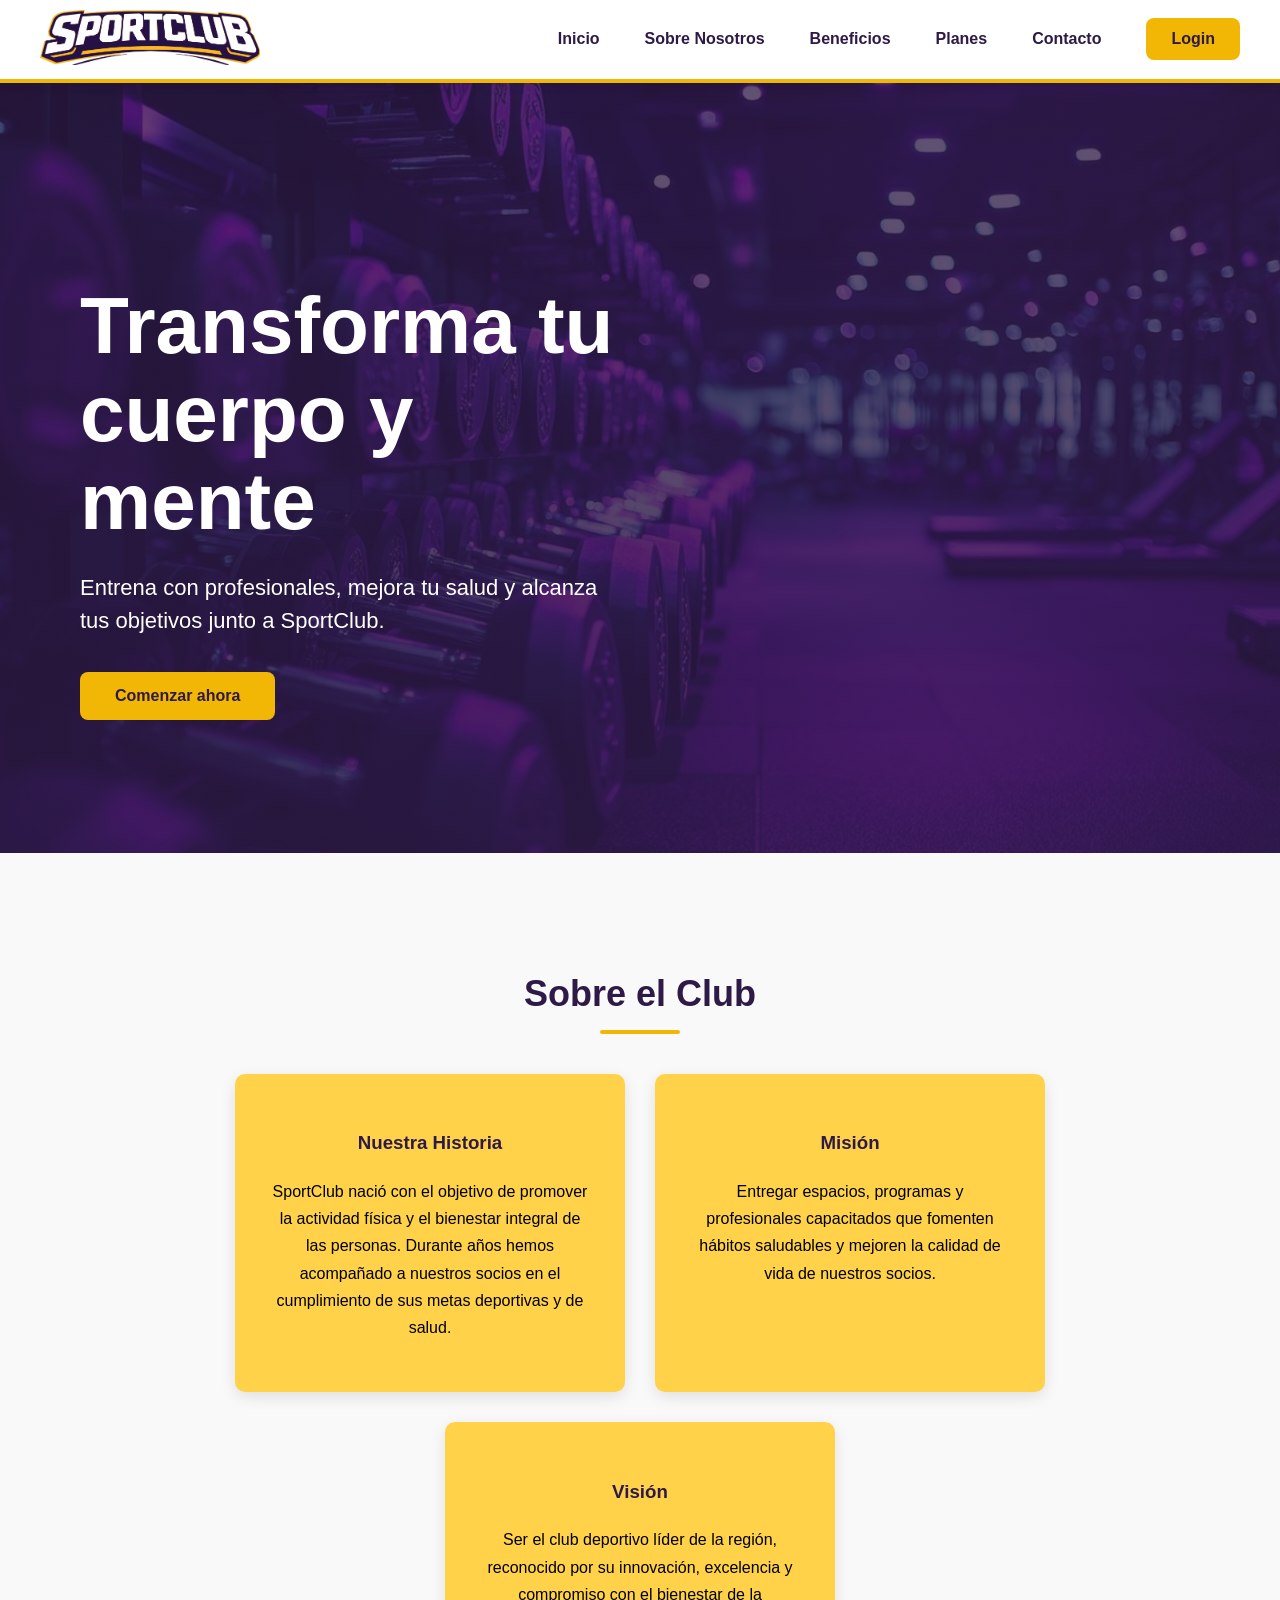
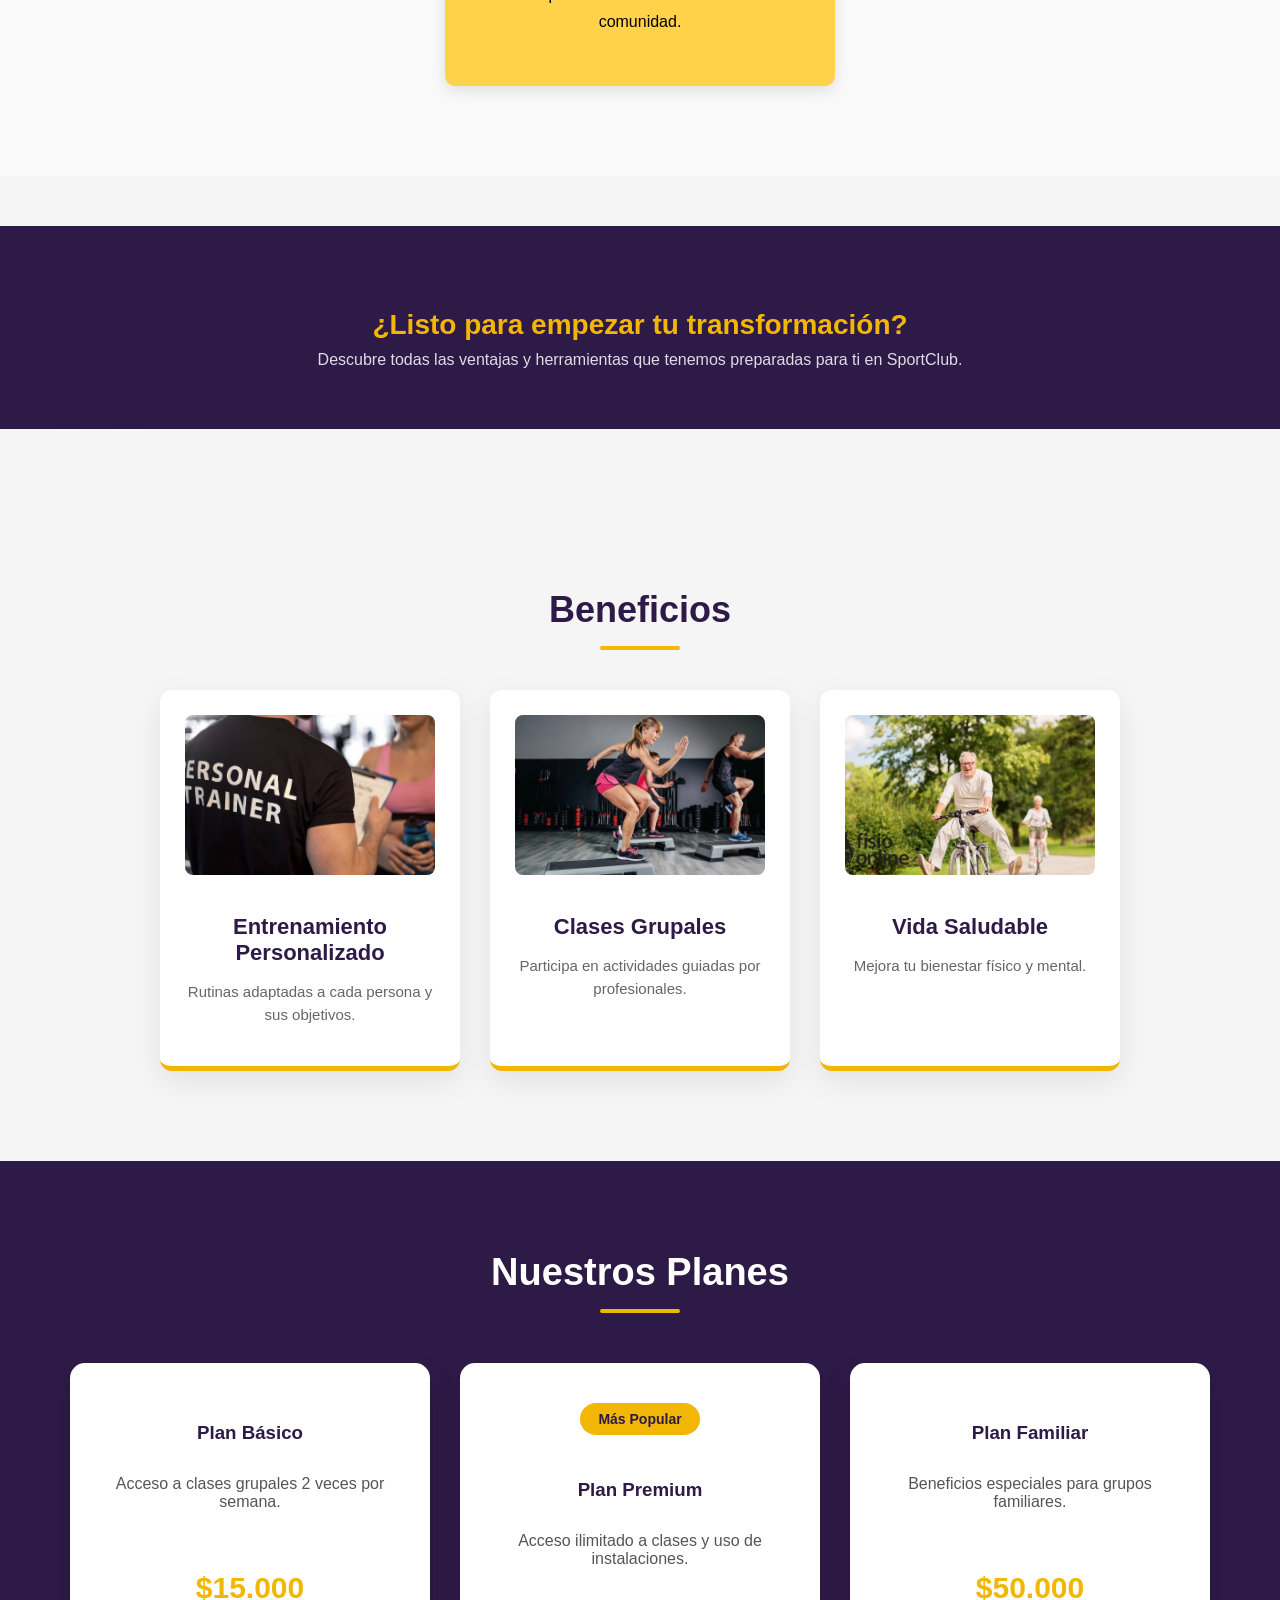
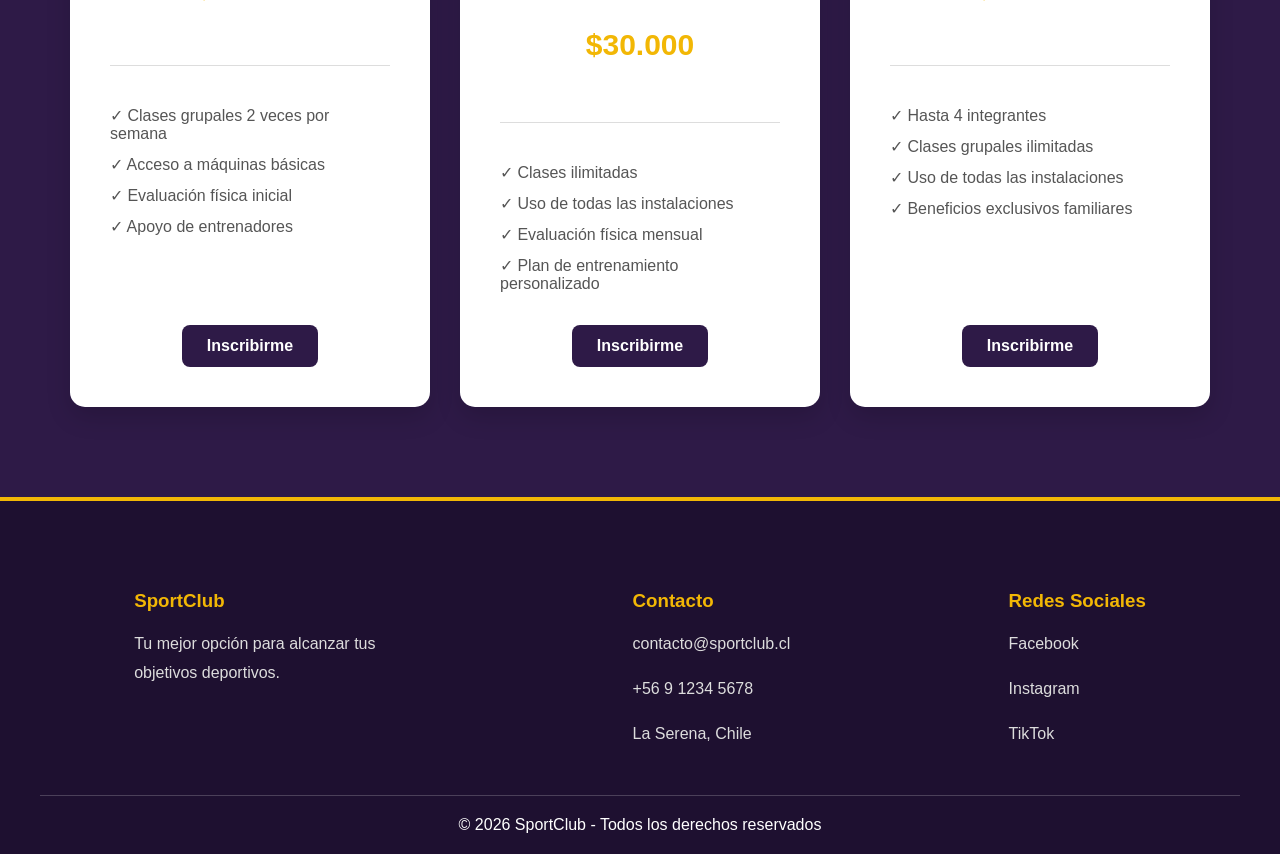
<file: index.html>
<!DOCTYPE html>
<html lang="es">

<head>
    <meta charset="UTF-8">
    <meta name="viewport" content="width=device-width, initial-scale=1.0">
    <title>SportClub</title>
    <link rel="stylesheet" href="./css/style_index.css">
</head>

<body>

    <header class="header">

        <div class="logo">
            <img src="./assets/img/logo.png" alt="Logo SportClub">
        </div>

        <nav class="menu">
            <a href="#inicio">Inicio</a>
            <a href="#club">Sobre Nosotros</a>
            <a href="#beneficios">Beneficios</a>
            <a href="#planes">Planes</a>
            <a href="#contacto">Contacto</a>
            <a href="./pages/login.html" class="btn-login">Login</a>
        </nav>

    </header>

    <section id="inicio" class="hero">

        <div class="hero-texto">
            <h1>Transforma tu cuerpo y mente</h1>
            <p>Entrena con profesionales, mejora tu salud y alcanza tus objetivos junto a SportClub.</p>
            <a href="./pages/registro.html" class="btn-plan">Comenzar ahora</a>
        </div>

    </section>

    <section id="club" class="sobre-club">

        <h2>Sobre el Club</h2>

        <div class="club-contenido">

            <div class="club-box">
                <h3>Nuestra Historia</h3>
                <p>SportClub nació con el objetivo de promover la actividad física y el bienestar integral de las personas. Durante años hemos acompañado a nuestros socios en el cumplimiento de sus metas deportivas y de salud.</p>
            </div>

            <div class="club-box">
                <h3>Misión</h3>
                <p>Entregar espacios, programas y profesionales capacitados que fomenten hábitos saludables y mejoren la calidad de vida de nuestros socios.</p>
            </div>

            <div class="club-box">
                <h3>Visión</h3>
                <p>Ser el club deportivo líder de la región, reconocido por su innovación, excelencia y compromiso con el bienestar de la comunidad.</p>
            </div>

        </div>

    </section>

    <div class="divisor-dinamico">

        <div class="divisor-contenido">
            <h2>¿Listo para empezar tu transformación?</h2>
            <p>Descubre todas las ventajas y herramientas que tenemos preparadas para ti en SportClub.</p>
        </div>
        
    </div>

    <section id="beneficios" class="beneficios">

        <h2>Beneficios</h2>

        <div class="cards">

            <article class="card">
                <img src="./assets/img/entrenamiento_personalizado.jpg" alt="Entrenamiento">
                <h3>Entrenamiento Personalizado</h3>
                <p>Rutinas adaptadas a cada persona y sus objetivos.</p>
            </article>

            <article class="card">
                <img src="./assets/img/clases_grupales.webp" alt="Clases Grupales">
                <h3>Clases Grupales</h3>
                <p>Participa en actividades guiadas por profesionales.</p>
            </article>

            <article class="card">
                <img src="./assets/img/vida_saludable.jpeg" alt="Vida Saludable">
                <h3>Vida Saludable</h3>
                <p>Mejora tu bienestar físico y mental.</p>
            </article>

        </div>

    </section>

    <section id="planes" class="planes">

        <h2>Nuestros Planes</h2>

        <div class="planes-cards">

            <article class="plan">
                <h3>Plan Básico</h3>
                <p>Acceso a clases grupales 2 veces por semana.</p>
                <h4>$15.000</h4>
                <hr>
                <ul class="lista-plan">
                    <li>✓ Clases grupales 2 veces por semana</li>
                    <li>✓ Acceso a máquinas básicas</li>
                    <li>✓ Evaluación física inicial</li>
                    <li>✓ Apoyo de entrenadores</li>
                </ul>
                <a href="./pages/registro.html" class="btn-plan">Inscribirme</a>
            </article>

            <article class="plan premium">
                <span class="popular">Más Popular</span>
                <h3>Plan Premium</h3>
                <p>Acceso ilimitado a clases y uso de instalaciones.</p>
                <h4>$30.000</h4>
                <hr>
                <ul class="lista-plan">
                    <li>✓ Clases ilimitadas</li>
                    <li>✓ Uso de todas las instalaciones</li>
                    <li>✓ Evaluación física mensual</li>
                    <li>✓ Plan de entrenamiento personalizado</li>
                </ul>
                <a href="./pages/registro.html" class="btn-plan">Inscribirme</a>    
            </article>

            <article class="plan">
                <h3>Plan Familiar</h3>
                <p>Beneficios especiales para grupos familiares.</p>
                <h4>$50.000</h4>
                <hr>
                <ul class="lista-plan">
                    <li>✓ Hasta 4 integrantes</li>
                    <li>✓ Clases grupales ilimitadas</li>
                    <li>✓ Uso de todas las instalaciones</li>
                    <li>✓ Beneficios exclusivos familiares</li>
                </ul>
                <a href="./pages/registro.html" class="btn-plan">Inscribirme</a>
            </article>

        </div>

    </section>

    <footer id="contacto" class="footer">

        <div class="footer-contenido">

            <div>
                <h3>SportClub</h3>
                <p>Tu mejor opción para alcanzar tus objetivos deportivos.</p>
            </div>

            <div>
                <h3>Contacto</h3>
                <p>contacto@sportclub.cl</p>
                <p>+56 9 1234 5678</p>
                <p>La Serena, Chile</p>
            </div>

            <div>
                <h3>Redes Sociales</h3>
                <p>Facebook</p>
                <p>Instagram</p>
                <p>TikTok</p>
            </div>

        </div>

        <div class="copyright">
            © 2026 SportClub - Todos los derechos reservados
        </div>

    </footer>

</body>

</html>
</file>
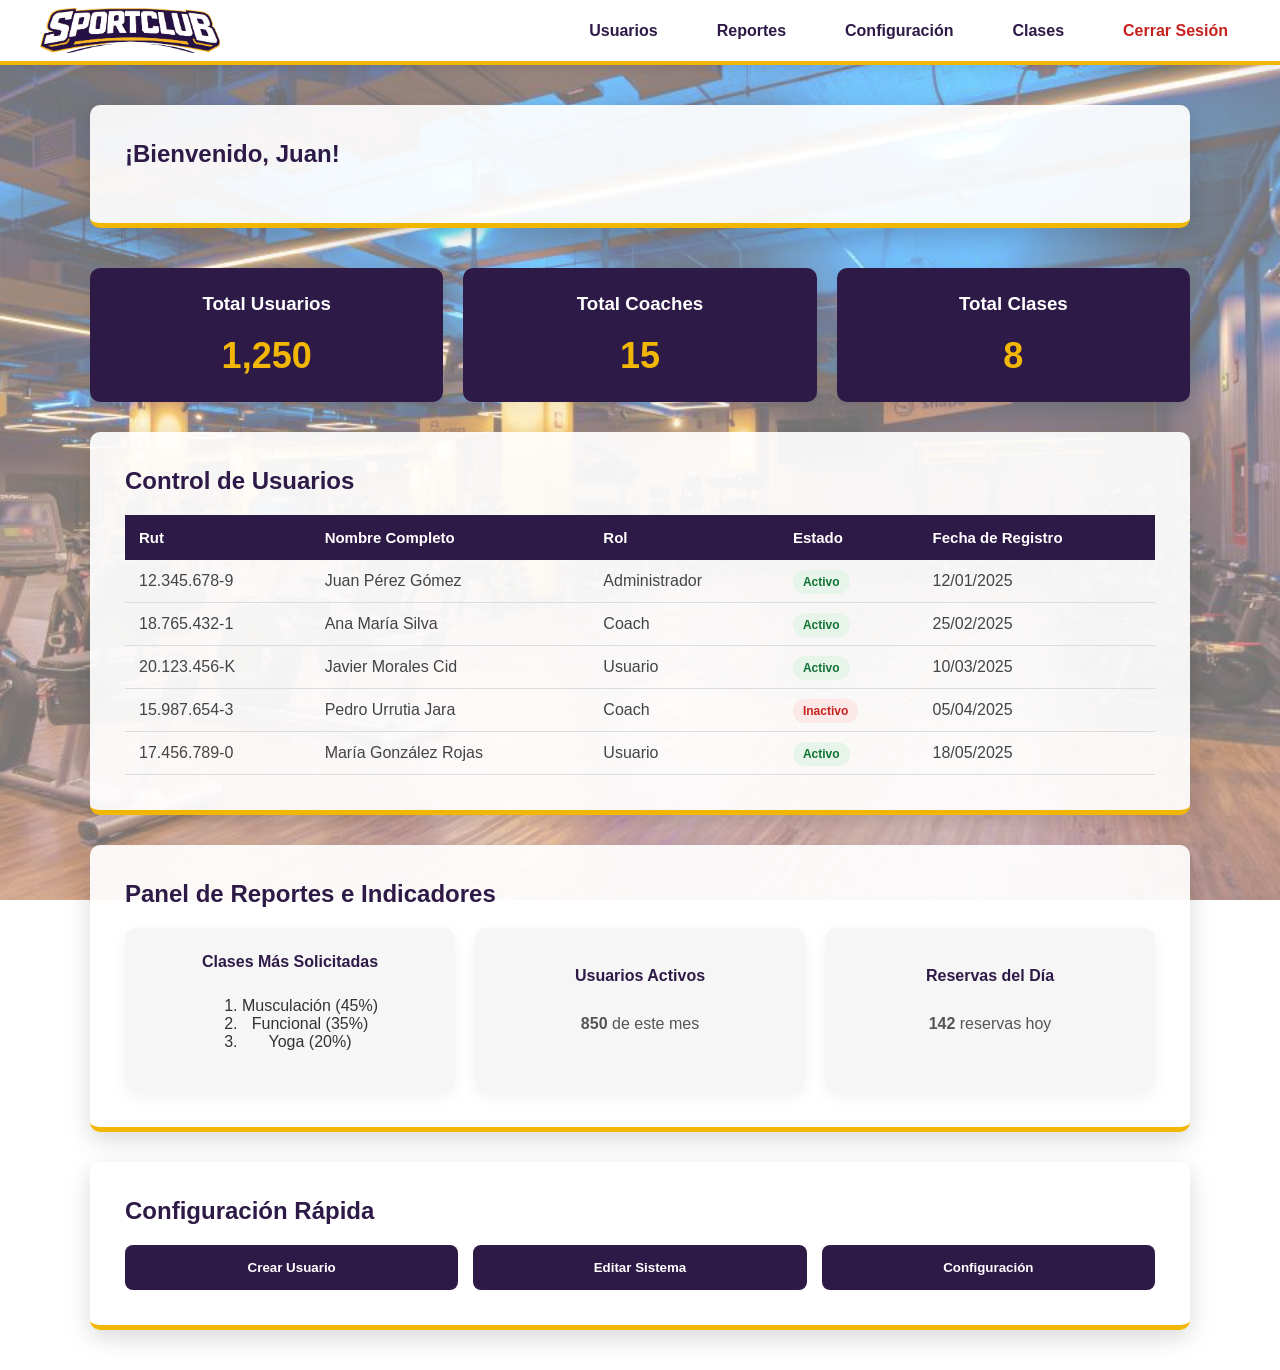
<file: dashboard_admin.html>
<!DOCTYPE html>
<html lang="es">
<head>
    <meta charset="UTF-8">
    <meta name="viewport" content="width=device-width, initial-scale=1.0">
    <title>Dashboard Administrador - Club Deportivo</title>
    <link rel="stylesheet" href="./css/style_dashboard.css">
</head>
<body>

        <header class="dashboard-header">
            <div class="logo">
                <img src="./img/logo.png" alt="Logo SportClub">
            </div>
            <nav class="dashboard-nav">
                <a href="#">Usuarios</a>
                <a href="#">Reportes</a>
                <a href="#">Configuración</a>
                <a href="#">Clases</a>
                <a href="Login.html" style="color: #c5221f;">Cerrar Sesión</a>
            </nav>
        </header>

    <main class="dashboard-contenido">

        <section class="dashboard-card">
            <h2>¡Bienvenido, Juan!</h2>
        </section>

        <section class="clases-grid">
            <div class="clase-card resumen-card">
                <h3>Total Usuarios</h3>
                <p class="numero-destacado">1,250</p>
            </div>
            <div class="clase-card resumen-card">
                <h3>Total Coaches</h3>
                <p class="numero-destacado">15</p>
            </div>
            <div class="clase-card resumen-card">
                <h3>Total Clases</h3>
                <p class="numero-destacado">8</p>
            </div>
        </section>

        <section class="dashboard-card">
            <h2>Control de Usuarios</h2>
            <div class="tabla-contenedor">
                <table class="dashboard-tabla">
                    <thead>
                        <tr>
                            <th>Rut</th>
                            <th>Nombre Completo</th>
                            <th>Rol</th>
                            <th>Estado</th>
                            <th>Fecha de Registro</th>
                        </tr>
                    </thead>
                    <tbody>
                        <tr>
                            <td>12.345.678-9</td>
                            <td>Juan Pérez Gómez</td>
                            <td>Administrador</td>
                            <td><span class="estado activo">Activo</span></td>
                            <td>12/01/2025</td>
                        </tr>
                        <tr>
                            <td>18.765.432-1</td>
                            <td>Ana María Silva</td>
                            <td>Coach</td>
                            <td><span class="estado activo">Activo</span></td>
                            <td>25/02/2025</td>
                        </tr>
                        <tr>
                            <td>20.123.456-K</td>
                            <td>Javier Morales Cid</td>
                            <td>Usuario</td>
                            <td><span class="estado activo">Activo</span></td>
                            <td>10/03/2025</td>
                        </tr>
                        <tr>
                            <td>15.987.654-3</td>
                            <td>Pedro Urrutia Jara</td>
                            <td>Coach</td>
                            <td><span class="estado inactivo">Inactivo</span></td>
                            <td>05/04/2025</td>
                        </tr>
                        <tr>
                            <td>17.456.789-0</td>
                            <td>María González Rojas</td>
                            <td>Usuario</td>
                            <td><span class="estado activo">Activo</span></td>
                            <td>18/05/2025</td>
                        </tr>
                    </tbody>
                </table>
            </div>
        </section>

        <section class="dashboard-card">
            <h2>Panel de Reportes e Indicadores</h2>
            <div class="clases-grid">
                <div class="clase-card reporte-item">
                    <h4>Clases Más Solicitadas</h4>
                    <ol>
                        <li>Musculación (45%)</li>
                        <li>Funcional (35%)</li>
                        <li>Yoga (20%)</li>
                    </ol>
                </div>
                <div class="clase-card reporte-item">
                    <h4>Usuarios Activos</h4>
                    <p><strong>850</strong> de este mes</p>
                </div>
                <div class="clase-card reporte-item">
                    <h4>Reservas del Día</h4>
                    <p><strong>142</strong> reservas hoy</p>
                </div>
            </div>
        </section>

        <section class="dashboard-card">
            <h2>Configuración Rápida</h2>
            <div class="botones-config">
                <button class="btn-config">Crear Usuario</button>
                <button class="btn-config">Editar Sistema</button>
                <button class="btn-config">Configuración</button>
            </div>
        </section>

    </main>
</body>
</html>
</file>
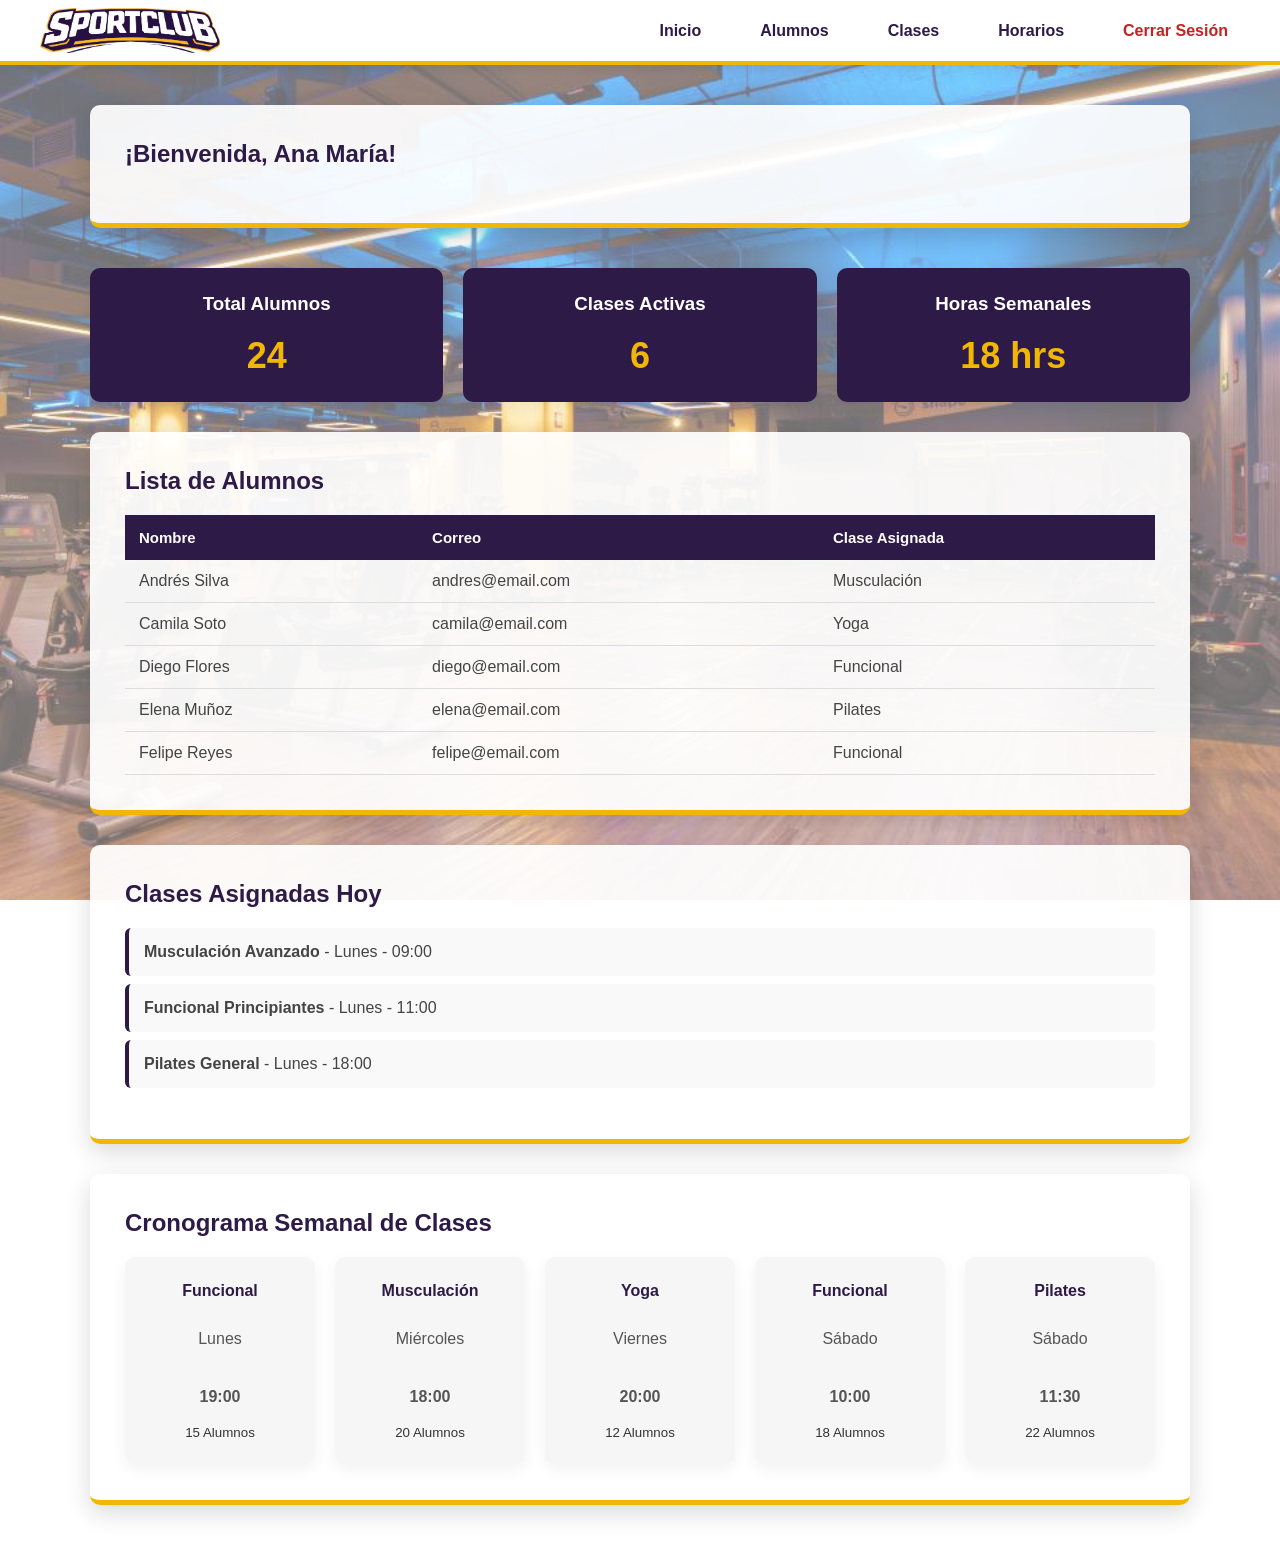
<file: dashboard_coach.html>
<!DOCTYPE html>
<html lang="es">
<head>
    <meta charset="UTF-8">
    <meta name="viewport" content="width=device-width, initial-scale=1.0">
    <title>Dashboard Coach - Club Deportivo</title>
    <link rel="stylesheet" href="./css/style_dashboard.css">
</head>
<body>

        <header class="dashboard-header">
            <div class="logo">
                <img src="./img/logo.png" alt="Logo SportClub">
            </div>
            <nav class="dashboard-nav">
                <a href="#">Inicio</a>
                <a href="#">Alumnos</a>
                <a href="#">Clases</a>
                <a href="#">Horarios</a>
                <a href="Login.html" style="color: #c5221f;">Cerrar Sesión</a>
            </nav>
        </header>

    <main class="dashboard-contenido">

        <section class="dashboard-card">
            <h2>¡Bienvenida, Ana María!</h2>
        </section>

        <section class="clases-grid">
            <div class="clase-card resumen-card">
                <h3>Total Alumnos</h3>
                <p class="numero-destacado">24</p>
            </div>
            <div class="clase-card resumen-card">
                <h3>Clases Activas</h3>
                <p class="numero-destacado">6</p>
            </div>
            <div class="clase-card resumen-card">
                <h3>Horas Semanales</h3>
                <p class="numero-destacado">18 hrs</p>
            </div>
        </section>

        <section class="dashboard-card">
            <h2>Lista de Alumnos</h2>
            <div class="tabla-contenedor">
                <table class="dashboard-tabla">
                    <thead>
                        <tr>
                            <th>Nombre</th>
                            <th>Correo</th>
                            <th>Clase Asignada</th>
                        </tr>
                    </thead>
                    <tbody>
                        <tr>
                            <td>Andrés Silva</td>
                            <td>andres@email.com</td>
                            <td>Musculación</td>
                        </tr>
                        <tr>
                            <td>Camila Soto</td>
                            <td>camila@email.com</td>
                            <td>Yoga</td>
                        </tr>
                        <tr>
                            <td>Diego Flores</td>
                            <td>diego@email.com</td>
                            <td>Funcional</td>
                        </tr>
                        <tr>
                            <td>Elena Muñoz</td>
                            <td>elena@email.com</td>
                            <td>Pilates</td>
                        </tr>
                        <tr>
                            <td>Felipe Reyes</td>
                            <td>felipe@email.com</td>
                            <td>Funcional</td>
                        </tr>
                    </tbody>
                </table>
            </div>
        </section>

        <section class="dashboard-card">
            <h2>Clases Asignadas Hoy</h2>
            <ul class="lista-reservas">
                <li><strong>Musculación Avanzado</strong> - Lunes - 09:00</li>
                <li><strong>Funcional Principiantes</strong> - Lunes - 11:00</li>
                <li><strong>Pilates General</strong> - Lunes - 18:00</li>
            </ul>
        </section>

        <section class="dashboard-card">
            <h2>Cronograma Semanal de Clases</h2>
            <div class="clases-grid grid-5">
                <div class="clase-card">
                    <h4>Funcional</h4>
                    <p>Lunes</p>
                    <p><strong>19:00</strong></p>
                    <small>15 Alumnos</small>
                </div>
                <div class="clase-card">
                    <h4>Musculación</h4>
                    <p>Miércoles</p>
                    <p><strong>18:00</strong></p>
                    <small>20 Alumnos</small>
                </div>
                <div class="clase-card">
                    <h4>Yoga</h4>
                    <p>Viernes</p>
                    <p><strong>20:00</strong></p>
                    <small>12 Alumnos</small>
                </div>
                <div class="clase-card">
                    <h4>Funcional</h4>
                    <p>Sábado</p>
                    <p><strong>10:00</strong></p>
                    <small>18 Alumnos</small>
                </div>
                <div class="clase-card">
                    <h4>Pilates</h4>
                    <p>Sábado</p>
                    <p><strong>11:30</strong></p>
                    <small>22 Alumnos</small>
                </div>
            </div>
        </section>

    </main>
</body>
</html>
</file>
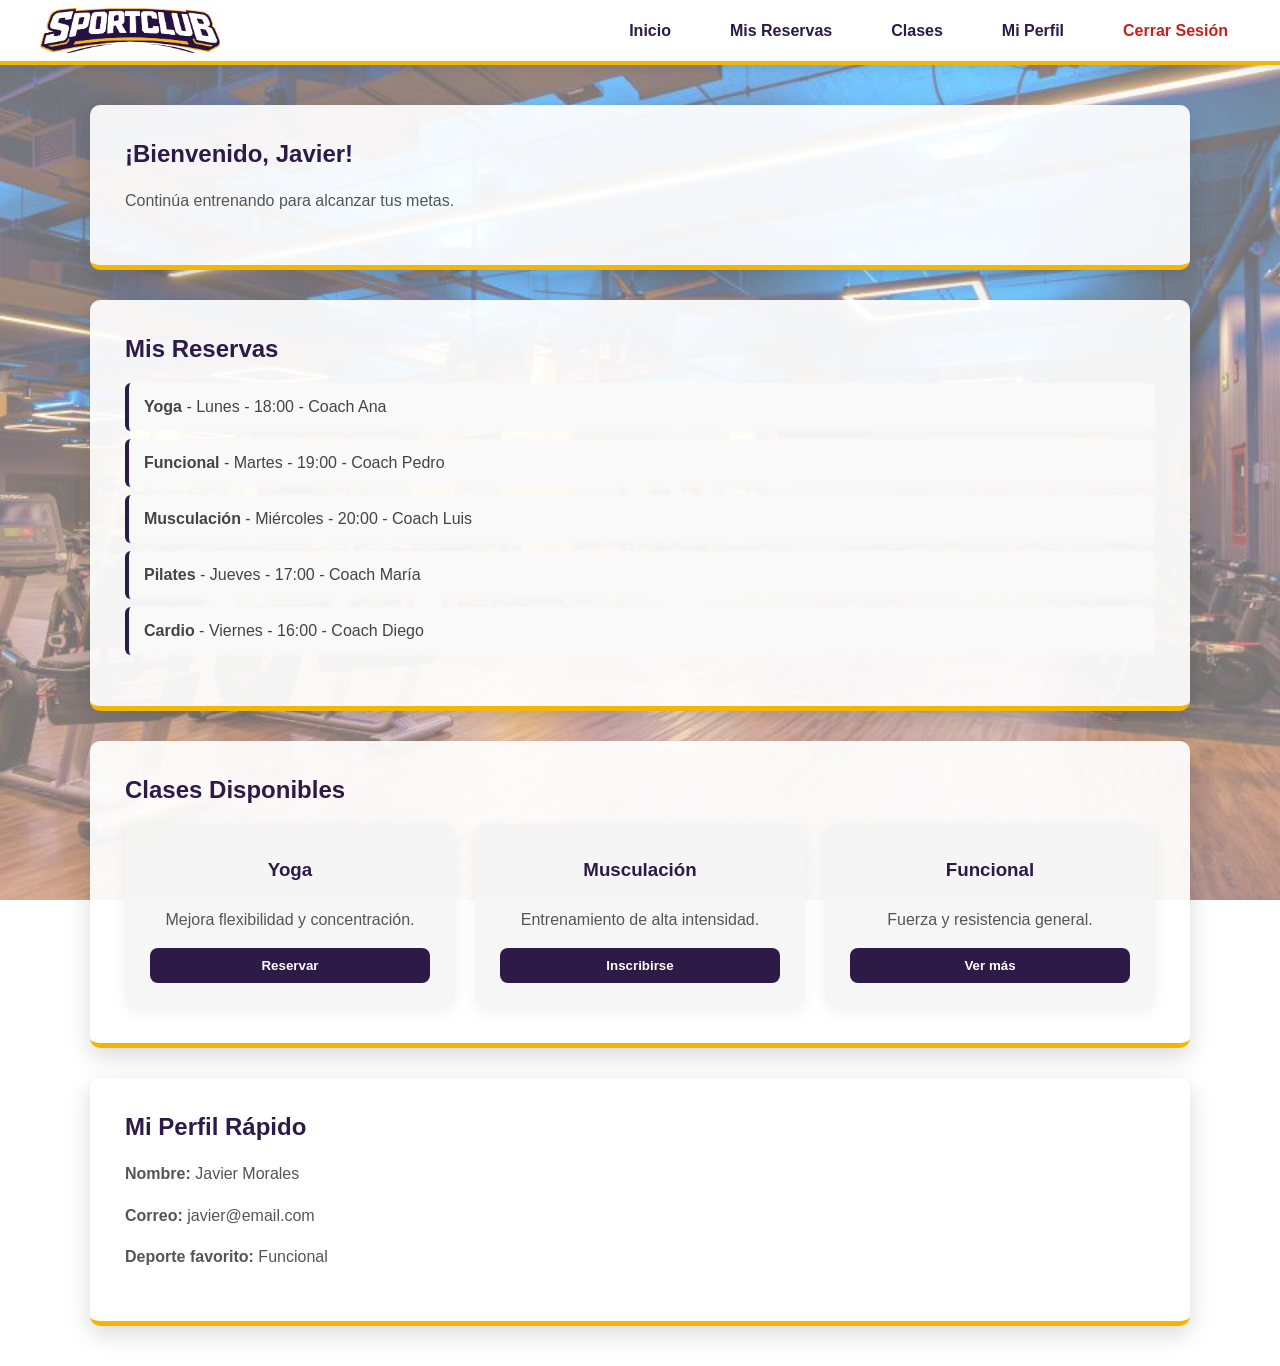
<file: dashboard_usuario.html>
<!DOCTYPE html>
<html lang="es">
<head>
    <meta charset="UTF-8">
    <meta name="viewport" content="width=device-width, initial-scale=1.0">
    <title>Dashboard Usuario - Club Deportivo</title>
    <link rel="stylesheet" href="./css/style_dashboard.css">
</head>
<body>

        <header class="dashboard-header">
            <div class="logo">
                <img src="./img/logo.png" alt="Logo SportClub">
            </div>
            <nav class="dashboard-nav">
                <a href="#">Inicio</a>
                <a href="#">Mis Reservas</a>
                <a href="#">Clases</a>
                <a href="#">Mi Perfil</a>
                <a href="Login.html" style="color: #c5221f;">Cerrar Sesión</a>
            </nav>
        </header>

    <main class="dashboard-contenido">

        <section class="dashboard-card">
            <h2>¡Bienvenido, Javier!</h2>
            <p>Continúa entrenando para alcanzar tus metas.</p>
        </section>

        <section class="dashboard-card">
            <h2>Mis Reservas</h2>
            <ul class="lista-reservas">
                <li><strong>Yoga</strong> - Lunes - 18:00 - Coach Ana</li>
                <li><strong>Funcional</strong> - Martes - 19:00 - Coach Pedro</li>
                <li><strong>Musculación</strong> - Miércoles - 20:00 - Coach Luis</li>
                <li><strong>Pilates</strong> - Jueves - 17:00 - Coach María</li>
                <li><strong>Cardio</strong> - Viernes - 16:00 - Coach Diego</li>
            </ul>
        </section>

        <section class="dashboard-card">
            <h2>Clases Disponibles</h2>
            <div class="clases-grid">
                <div class="clase-card">
                    <div class="clase-icono"></div>
                    <h3>Yoga</h3>
                    <p>Mejora flexibilidad y concentración.</p>
                    <button>Reservar</button>
                </div>
                <div class="clase-card">
                    <div class="clase-icono"></div>
                    <h3>Musculación</h3>
                    <p>Entrenamiento de alta intensidad.</p>
                    <button>Inscribirse</button>
                </div>
                <div class="clase-card">
                    <div class="clase-icono"></div>
                    <h3>Funcional</h3>
                    <p>Fuerza y resistencia general.</p>
                    <button>Ver más</button>
                </div>
            </div>
        </section>

        <section class="dashboard-card">
            <h2>Mi Perfil Rápido</h2>
            <p><strong>Nombre:</strong> Javier Morales</p>
            <p><strong>Correo:</strong> javier@email.com</p>
            <p><strong>Deporte favorito:</strong> Funcional</p>
        </section>

    </main>
</body>
</html>
</file>
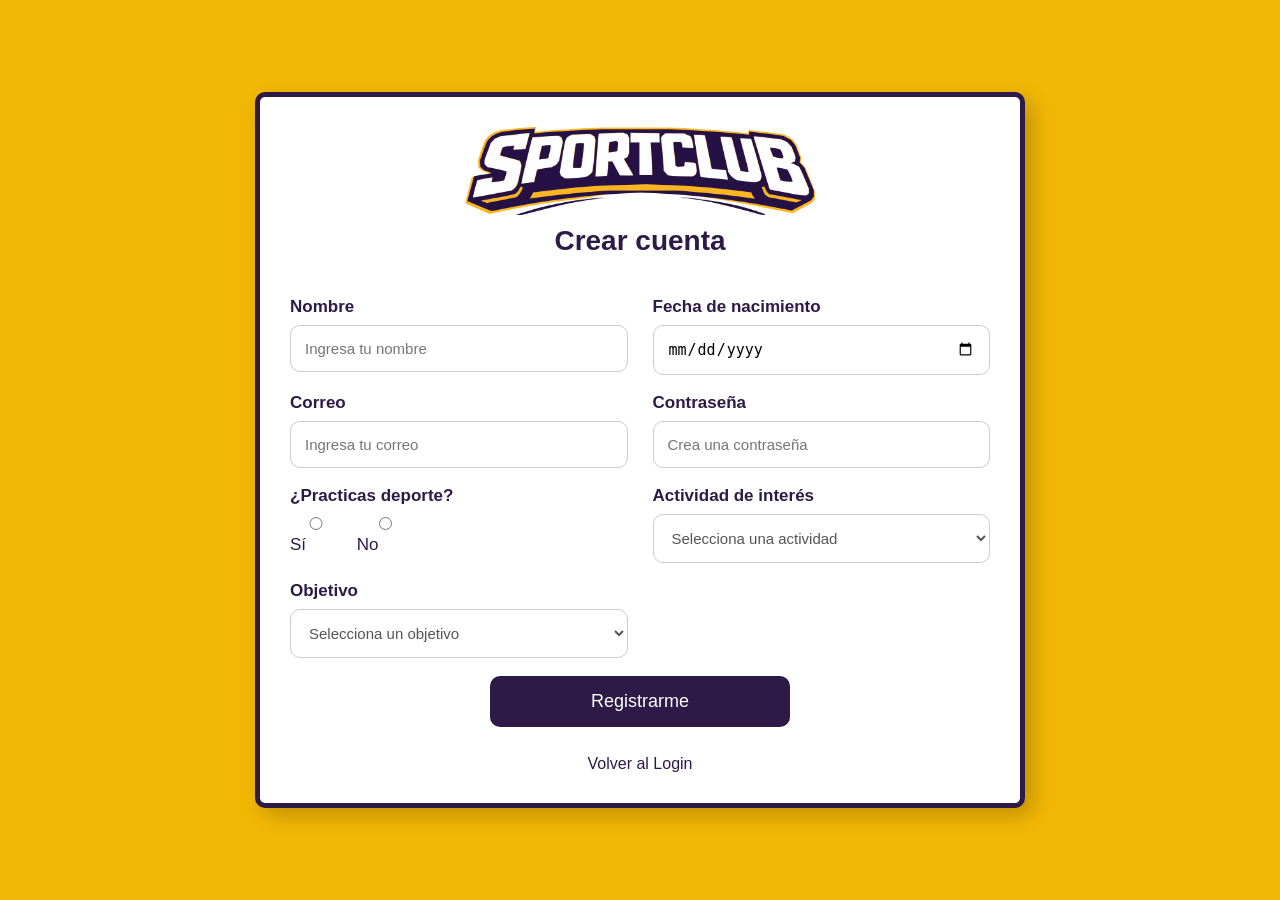
<file: registro.html>
<!DOCTYPE html>
<html lang="es">

<head>

    <meta charset="UTF-8">

    <meta
        name="viewport"
        content="width=device-width, initial-scale=1.0">

    <title>Registro SportClub</title>

    <link
        rel="stylesheet"
        href="./css/style_registro.css">

</head>

<body>

    <main class="contenedor">

        <header class="logo">

            <img
                src="./img/logo.png"
                alt="Logo empresa">

            <h2>
                Crear cuenta
            </h2>

        </header>

        <div class="formulario">

            <div class="campo">

                <label for="nombre">
                    Nombre
                </label>

                <input
                    type="text"
                    id="nombre"
                    placeholder="Ingresa tu nombre">

            </div>

            <div class="campo">

                <label for="fecha">
                    Fecha de nacimiento
                </label>

                <input
                    type="date"
                    id="fecha">

            </div>

            <div class="campo">

                <label for="correo">
                    Correo
                </label>

                <input
                    type="email"
                    id="correo"
                    placeholder="Ingresa tu correo">

            </div>

            <div class="campo">

                <label for="password">
                    Contraseña
                </label>

                <input
                    type="password"
                    id="password"
                    placeholder="Crea una contraseña">

            </div>

            <div class="campo">

                <label>
                    ¿Practicas deporte?
                </label>

                <div class="opciones">

                    <label>
                        <input
                            type="radio"
                            name="deporte">
                        Sí
                    </label>

                    <label>
                        <input
                            type="radio"
                            name="deporte">
                        No
                    </label>

                </div>

            </div>

            <div class="campo">

                <label for="actividad">
                    Actividad de interés
                </label>

                <select id="actividad">

                    <option>
                        Selecciona una actividad
                    </option>

                    <option>
                        Musculación
                    </option>

                    <option>
                        Cardio
                    </option>

                    <option>
                        Yoga
                    </option>

                    <option>
                        Entrenamiento funcional
                    </option>   

                    <option>
                        Pilates     
                    </option>   

                </select>

            </div>

            <div class="campo">

                <label for="objetivo">
                    Objetivo
                </label>

                <select id="objetivo">

                    <option>
                        Selecciona un objetivo
                    </option>

                    <option>
                        Bajar de peso
                    </option>

                    <option>
                        Mantenerse activo
                    </option>

                    <option>
                        Ganar masa muscular
                    </option>

                    <option>
                        Mejorar condición física
                    </option>

                </select>

            </div>

            <button>

                Registrarme

            </button>

            <div class="links">

                <a href="login.html">

                    Volver al Login

                </a>

            </div>

        </div>

    </main>

</body>

</html>
</file>
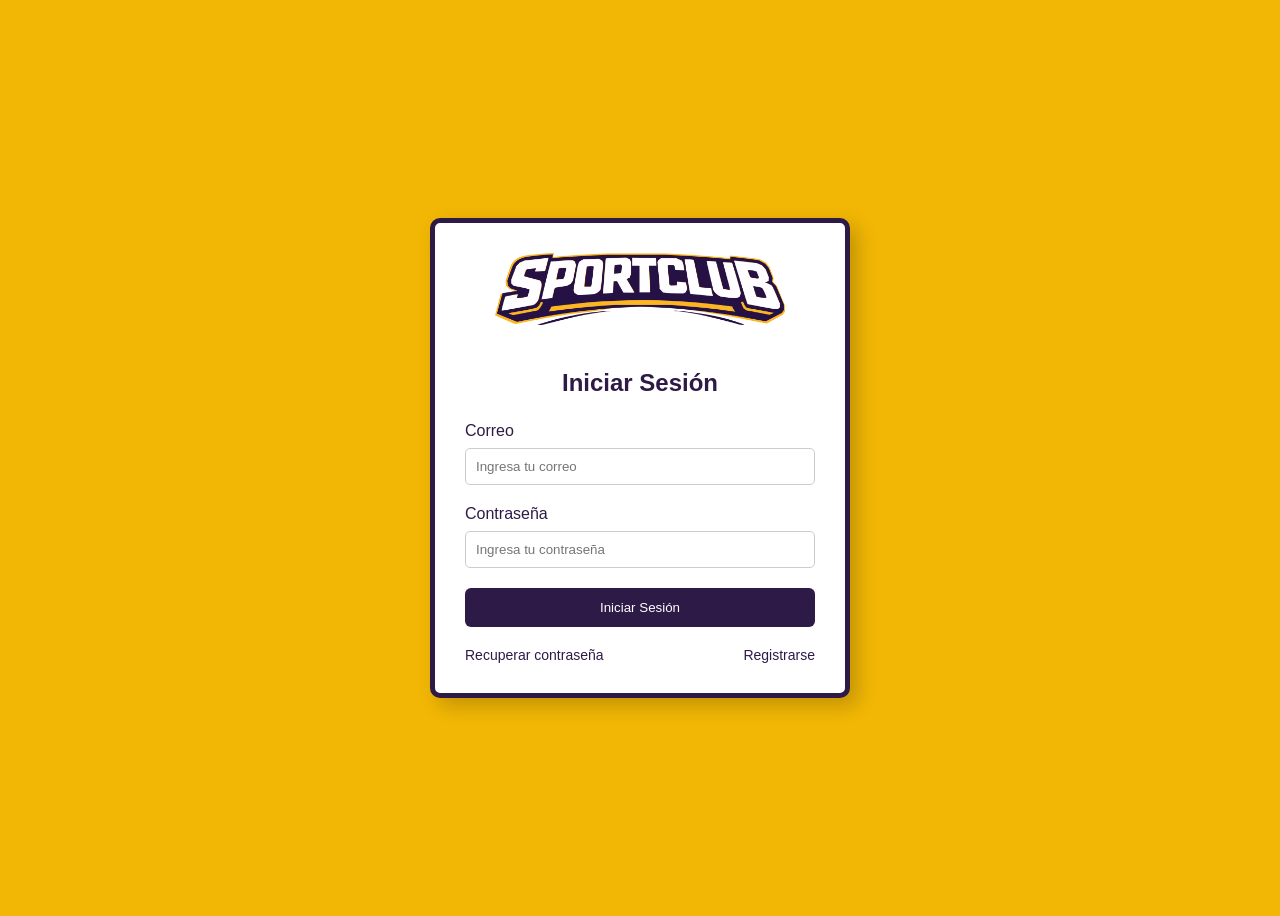
<file: pages/dashboard_admin.html>
<!DOCTYPE html>
<html lang="es">
<head>
    <meta charset="UTF-8">
    <meta name="viewport" content="width=device-width, initial-scale=1.0">
    <title>Dashboard Administrador - Club Deportivo</title>
    <link rel="stylesheet" href="../css/style_dashboard.css">
    

</head>
<body class="rol-admin">   

    <header class="dashboard-header">
        <div class="logo">
            <img src="../assets/img/logo.png" alt="Logo SportClub">
        </div>
        <nav class="dashboard-nav">
            <a href="#">Usuarios</a>
            <a href="#">Reportes</a>
            <a href="#">Configuración</a>
            <a href="#">Clases</a>
            <a href="perfil.html">Mi Perfil</a>
            <a href="login.html" style="color: #c5221f;" onclick="localStorage.removeItem('token');localStorage.removeItem('user');">Cerrar Sesión</a>
        </nav>
    </header>

    <main class="dashboard-contenido">

        <div id="mensajeError" class="mensaje-error" style="display: none; padding: 10px; margin-bottom: 15px; background-color: #f8d7da; color: #721c24; border-radius: 4px;"></div>
        <div id="mensajeExito" class="mensaje-exito" style="display: none; padding: 10px; margin-bottom: 15px; background-color: #d4edda; color: #155724; border-radius: 4px;"></div>

        <section class="dashboard-card">
            <h2 id="saludoAdmin">¡Bienvenido!</h2>
            <p class="text-muted" style="color: #6c757d; margin-top: 5px;">Módulo Gestión de Usuarios - Administra los usuarios del sistema</p>
        </section>

        <section class="dashboard-card">
            <h2 id="formTitulo">Formulario Usuario (Crear / Editar)</h2>
            <form id="userForm" style="margin-top: 15px;">
                <input type="hidden" id="userId">

                <div style="display: grid; grid-template-columns: repeat(auto-fit, minmax(250px, 1fr)); gap: 15px;">
                    <div>
                        <label for="adminNombre" style="display: block; margin-bottom: 5px; font-weight: bold;">Nombre Completo *</label>
                        <input type="text" id="adminNombre" placeholder="Ej. Juan Pérez" style="width: 100%; padding: 8px; border: 1px solid #ccc; border-radius: 4px;">
                    </div>
                    <div>
                        <label for="adminCorreo" style="display: block; margin-bottom: 5px; font-weight: bold;">Email *</label>
                        <input type="email" id="adminCorreo" placeholder="juan@correo.com" style="width: 100%; padding: 8px; border: 1px solid #ccc; border-radius: 4px;">
                    </div>
                    <div>
                        <label for="adminRol" style="display: block; margin-bottom: 5px; font-weight: bold;">Rol *</label>
                        <select id="adminRol" style="width: 100%; padding: 8px; border: 1px solid #ccc; border-radius: 4px; background-color: white;">
                            <option value="user">user</option>
                            <option value="coach">coach</option>
                            <option value="admin">admin</option>
                        </select>
                    </div>
                    <div>
                        <label for="adminPassword" style="display: block; margin-bottom: 5px; font-weight: bold;">Contraseña (Mínimo 8 caracteres)</label>
                        <input type="password" id="adminPassword" placeholder="Solo para nuevos usuarios u opcional" style="width: 100%; padding: 8px; border: 1px solid #ccc; border-radius: 4px;">
                    </div>
                </div>

                <div style="margin-top: 20px;">
                    <button type="submit" style="padding: 10px 20px; background-color: #007bff; color: white; border: none; border-radius: 4px; cursor: pointer; font-weight: bold;">💾 Guardar Usuario</button>
                    <button type="button" onclick="cancelarEdicion()" style="padding: 10px 20px; background-color: #6c757d; color: white; border: none; border-radius: 4px; cursor: pointer; margin-left: 10px;">Cancelar</button>
                </div>
            </form>
        </section>

        <section class="clases-grid">
            <div class="clase-card resumen-card">
                <h3>Total Usuarios</h3>
                <p class="numero-destacado">1,250</p>
            </div>
            <div class="clase-card resumen-card">
                <h3>Total Coaches</h3>
                <p class="numero-destacado">15</p>
            </div>
            <div class="clase-card resumen-card">
                <h3>Total Clases</h3>
                <p class="numero-destacado">8</p>
            </div>
        </section>

        <section class="dashboard-card">
            <h2>Control y Lista de Usuarios</h2>
            <div class="tabla-contenedor">
                <table class="dashboard-tabla">
                    <thead>
                        <tr>
                            <th>ID / Rut</th>
                            <th>Nombre Completo</th>
                            <th>Email / Rol</th>
                            <th>Estado / Fecha</th>
                            <th>Acciones</th>
                        </tr>
                    </thead>
                    <tbody id="tablaUsuariosBody">
                        <!-- Filas de usuarios se cargarán aquí dinámicamente -->
                    </tbody>    
                </table>
            </div>
        </section>

        <section class="dashboard-card">
            <h2>Panel de Reportes e Indicadores</h2>
            <div class="clases-grid">
                <div class="clase-card reporte-item">
                    <h4>Clases Más Solicitadas</h4>
                    <ol>
                        <li>Musculación (45%)</li>
                        <li>Funcional (35%)</li>
                        <li>Yoga (20%)</li>
                    </ol>
                </div>
                <div class="clase-card reporte-item">
                    <h4>Usuarios Activos</h4>
                    <p><strong>850</strong> de este mes</p>
                </div>
                <div class="clase-card reporte-item">
                    <h4>Reservas del Día</h4>
                    <p><strong>142</strong> reservas hoy</p>
                </div>
            </div>
        </section>

    </main>
    <script src="../js/admin.js"></script>
</body>
</html>
</file>
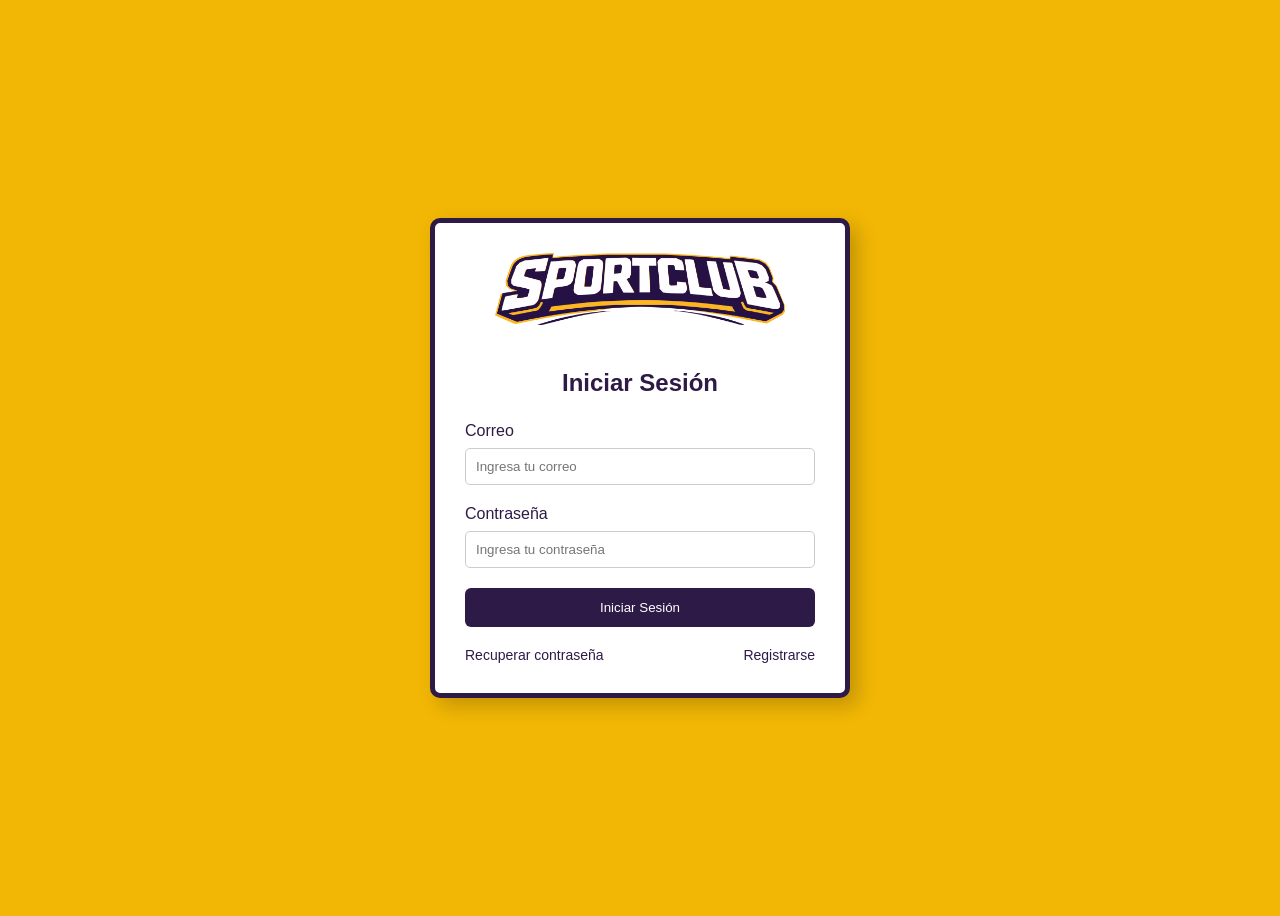
<file: pages/dashboard_coach.html>
<!DOCTYPE html>
<html lang="es">
<head>
    <meta charset="UTF-8">
    <meta name="viewport" content="width=device-width, initial-scale=1.0">
    <title>Dashboard Coach - Club Deportivo</title>
    <link rel="stylesheet" href="../css/style_dashboard.css">

</head>
<body class="rol-coach">

    <header class="dashboard-header">
        <div class="logo">
            <img src="../assets/img/logo.png" alt="Logo SportClub">
        </div>
        <nav class="dashboard-nav">
            <a href="#">Inicio</a>
            <a href="#">Alumnos</a>
            <a href="#">Clases</a>
            <a href="perfil.html">Mi Perfil</a>
            <a href="login.html" id="logoutBtn" style="color: #c5221f;" onclick="localStorage.removeItem('token');localStorage.removeItem('user');">Cerrar Sesión</a>
        </nav>
    </header>

    <main class="dashboard-contenido">

        <section class="dashboard-card">
            <h2 id="saludoCoach">¡Bienvenido/a!</h2>
        </section>

        <section class="clases-grid">
            <div class="clase-card resumen-card">
                <h3>Total Alumnos</h3>
                <p class="numero-destacado">24</p>
            </div>
            <div class="clase-card resumen-card">
                <h3>Clases Activas</h3>
                <p class="numero-destacado">6</p>
            </div>
            <div class="clase-card resumen-card">
                <h3>Horas Semanales</h3>
                <p class="numero-destacado">18 hrs</p>
            </div>
        </section>

        <section class="dashboard-card">
            <h2>Lista de Alumnos</h2>
            <div class="tabla-contenedor">
                <table class="dashboard-tabla">
                    <thead>
                        <tr>
                            <th>Nombre</th>
                            <th>Correo</th>
                            <th>Clase Asignada</th>
                        </tr>
                    </thead>
                    <tbody>
                        <tr>
                            <td>Andrés Silva</td>
                            <td>andres@email.com</td>
                            <td>Musculación</td>
                        </tr>
                        <tr>
                            <td>Camila Soto</td>
                            <td>camila@email.com</td>
                            <td>Yoga</td>
                        </tr>
                        <tr>
                            <td>Diego Flores</td>
                            <td>diego@email.com</td>
                            <td>Funcional</td>
                        </tr>
                        <tr>
                            <td>Elena Muñoz</td>
                            <td>elena@email.com</td>
                            <td>Pilates</td>
                        </tr>
                        <tr>
                            <td>Felipe Reyes</td>
                            <td>felipe@email.com</td>
                            <td>Funcional</td>
                        </tr>
                    </tbody>
                </table>
            </div>
        </section>

        <section class="dashboard-card">
            <h2>Clases Asignadas Hoy</h2>
            <ul class="lista-reservas">
                <li><strong>Musculación Avanzado</strong> - Lunes - 09:00</li>
                <li><strong>Funcional Principiantes</strong> - Lunes - 11:00</li>
                <li><strong>Pilates General</strong> - Lunes - 18:00</li>
            </ul>
        </section>

        <section class="dashboard-card">
            <h2>Cronograma Semanal de Clases</h2>
            <div class="clases-grid grid-5">
                <div class="clase-card">
                    <h4>Funcional</h4>
                    <p>Lunes</p>
                    <p><strong>19:00</strong></p>
                    <small>15 Alumnos</small>
                </div>
                <div class="clase-card">
                    <h4>Musculación</h4>
                    <p>Miércoles</p>
                    <p><strong>18:00</strong></p>
                    <small>20 Alumnos</small>
                </div>
                <div class="clase-card">
                    <h4>Yoga</h4>
                    <p>Viernes</p>
                    <p><strong>20:00</strong></p>
                    <small>12 Alumnos</small>
                </div>
                <div class="clase-card">
                    <h4>Funcional</h4>
                    <p>Sábado</p>
                    <p><strong>10:00</strong></p>
                    <small>18 Alumnos</small>
                </div>
                <div class="clase-card">
                    <h4>Pilates</h4>
                    <p>Sábado</p>
                    <p><strong>11:30</strong></p>
                    <small>22 Alumnos</small>
                </div>
            </div>
        </section>

    </main>

    <script src="../js/coach.js"></script>
</body>
</html>
</file>
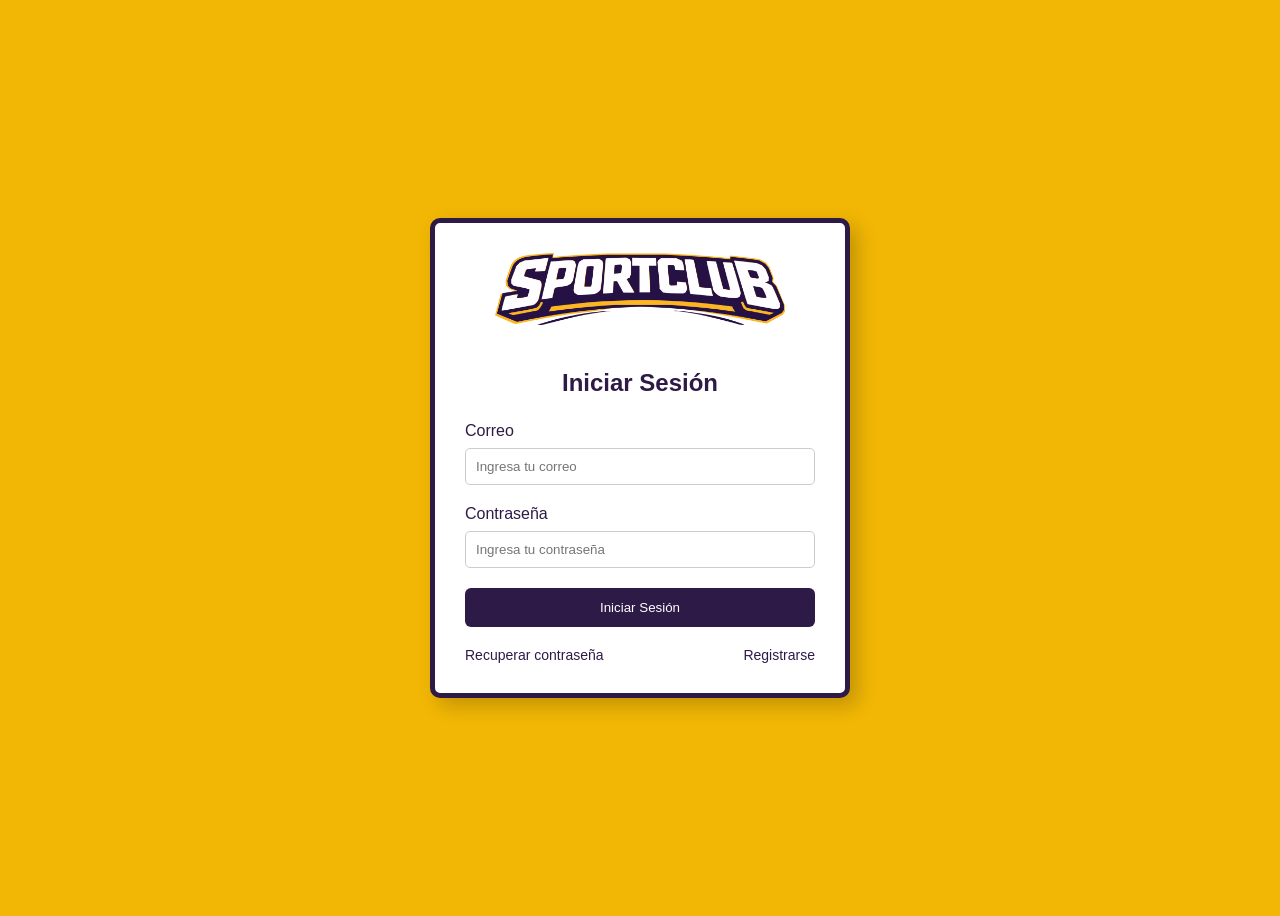
<file: pages/dashboard_usuario.html>
<!DOCTYPE html>
<html lang="es">
<head>
    <meta charset="UTF-8">
    <meta name="viewport" content="width=device-width, initial-scale=1.0">
    <title>Dashboard Usuario - Club Deportivo</title>
    <link rel="stylesheet" href="../css/style_dashboard.css">

</head>
<body class="rol-usuario">

    <header class="dashboard-header">
        <div class="logo">
            <img src="../assets/img/logo.png" alt="Logo SportClub">
        </div>
        <nav class="dashboard-nav">
            <a href="#">Inicio</a>
            <a href="#">Mis Reservas</a>
            <a href="#">Clases</a>
            <a href="perfil.html">Mi Perfil</a>
            <a href="login.html" style="color: #c5221f;" onclick="localStorage.removeItem('token');localStorage.removeItem('user');">Cerrar Sesión</a>
        </nav>
    </header>

    <main class="dashboard-contenido">

        <section class="dashboard-card">
            <h2 id="saludoBienvenida">¡Bienvenido/a!</h2>
            <p>Continúa entrenando para alcanzar tus metas.</p>
        </section>

        <section class="dashboard-card">
            <h2>Mis Reservas</h2>
            <ul class="lista-reservas">
                <li><strong>Yoga</strong> - Lunes - 18:00 - Coach Ana</li>
                <li><strong>Funcional</strong> - Martes - 19:00 - Coach Pedro</li>
                <li><strong>Musculación</strong> - Miércoles - 20:00 - Coach Luis</li>
                <li><strong>Pilates</strong> - Jueves - 17:00 - Coach María</li>
                <li><strong>Cardio</strong> - Viernes - 16:00 - Coach Diego</li>
            </ul>
        </section>

        <section class="dashboard-card">
            <h2>Clases Disponibles</h2>
            <div class="clases-grid">
                <div class="clase-card">
                    <div class="clase-icono"></div>
                    <h3>Yoga</h3>
                    <p>Mejora flexibilidad y concentración.</p>
                    <button>Reservar</button>
                </div>
                <div class="clase-card">
                    <div class="clase-icono"></div>
                    <h3>Musculación</h3>
                    <p>Entrenamiento de alta intensidad.</p>
                    <button>Inscribirse</button>
                </div>
                <div class="clase-card">
                    <div class="clase-icono"></div>
                    <h3>Funcional</h3>
                    <p>Fuerza y resistencia general.</p>
                    <button>Ver más</button>
                </div>
            </div>
        </section>

        <section class="dashboard-card">
            <h2>Mi Perfil Rápido</h2>
            <div style="margin-top: 15px; line-height: 1.8;">
                <p><strong>Nombre:</strong> <span id="perfilRapidoNombre">Cargando...</span></p>
                <p><strong>Correo:</strong> <span id="perfilRapidoCorreo">Cargando...</span></p>
                <p>
                    <strong>Rol de cuenta:</strong> 
                    <span id="perfilRapidoRol" class="estado activo" style="font-weight: bold; margin-left: 5px;">user</span>
                </p>
            </div>
            <div style="margin-top: 15px;">
                <a href="perfil.html" style="display: inline-block; padding: 6px 12px; background-color: transparent; color: #6c757d; border: 1px solid #6c757d; border-radius: 4px; text-decoration: none; font-size: 14px; font-weight: bold;">⚙️ Ir a Gestión de Perfil</a>
            </div>
        </section>

    </main>

    <script src="../js/usuario.js"></script>

</body>
</html>
</file>
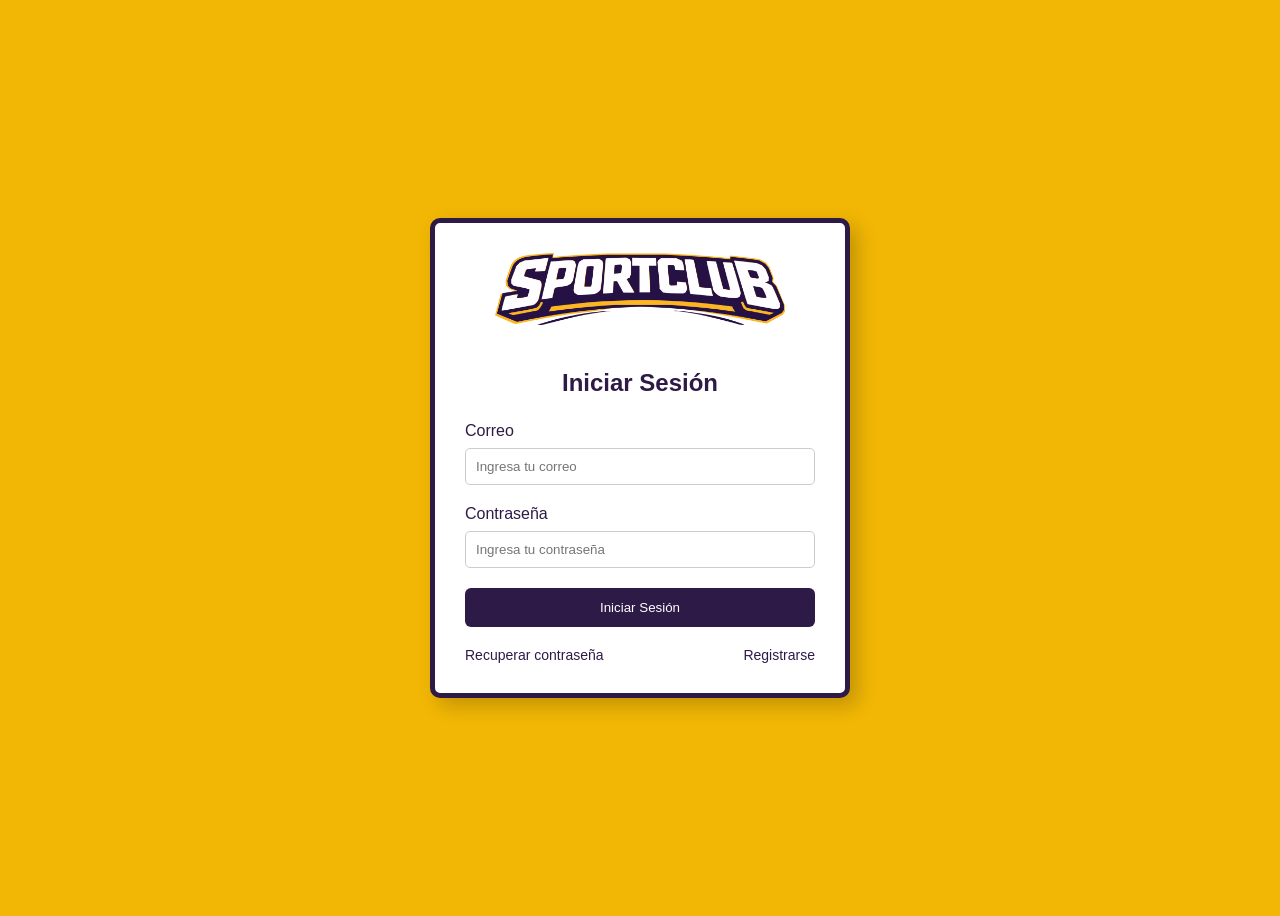
<file: pages/login.html>
<!DOCTYPE html>
<html lang="es">

<head>
    <meta charset="UTF-8">
    <meta name="viewport" content="width=device-width, initial-scale=1.0">
    <title>Login SportClub</title>
    <link rel="stylesheet" href="../css/style_login.css">
</head>

<body>

    <main class="contenedor">

        <header class="logo">
            <img src="../assets/img/logo.png" alt="Logo empresa">
        </header>

        <h2>Iniciar Sesión</h2>

        <div class="mensaje-error"></div>
        <div class="mensaje-exito"></div>

        <form id="loginForm">

            <div class="campo">
                <label for="correo">Correo</label>
                <input type="email" id="correo" placeholder="Ingresa tu correo">
            </div>

            <div class="campo">
                <label for="password">Contraseña</label>
                <input type="password" id="password" placeholder="Ingresa tu contraseña">
            </div>

            <button type="submit" class="btn-login">Iniciar Sesión</button>

        </form>

        <div class="links">
            <a href="recuperacion.html">Recuperar contraseña</a>
            <a href="registro.html">Registrarse</a>
        </div>

    </main>
    <script src="../js/login.js"></script>
</body>

</html>
</file>
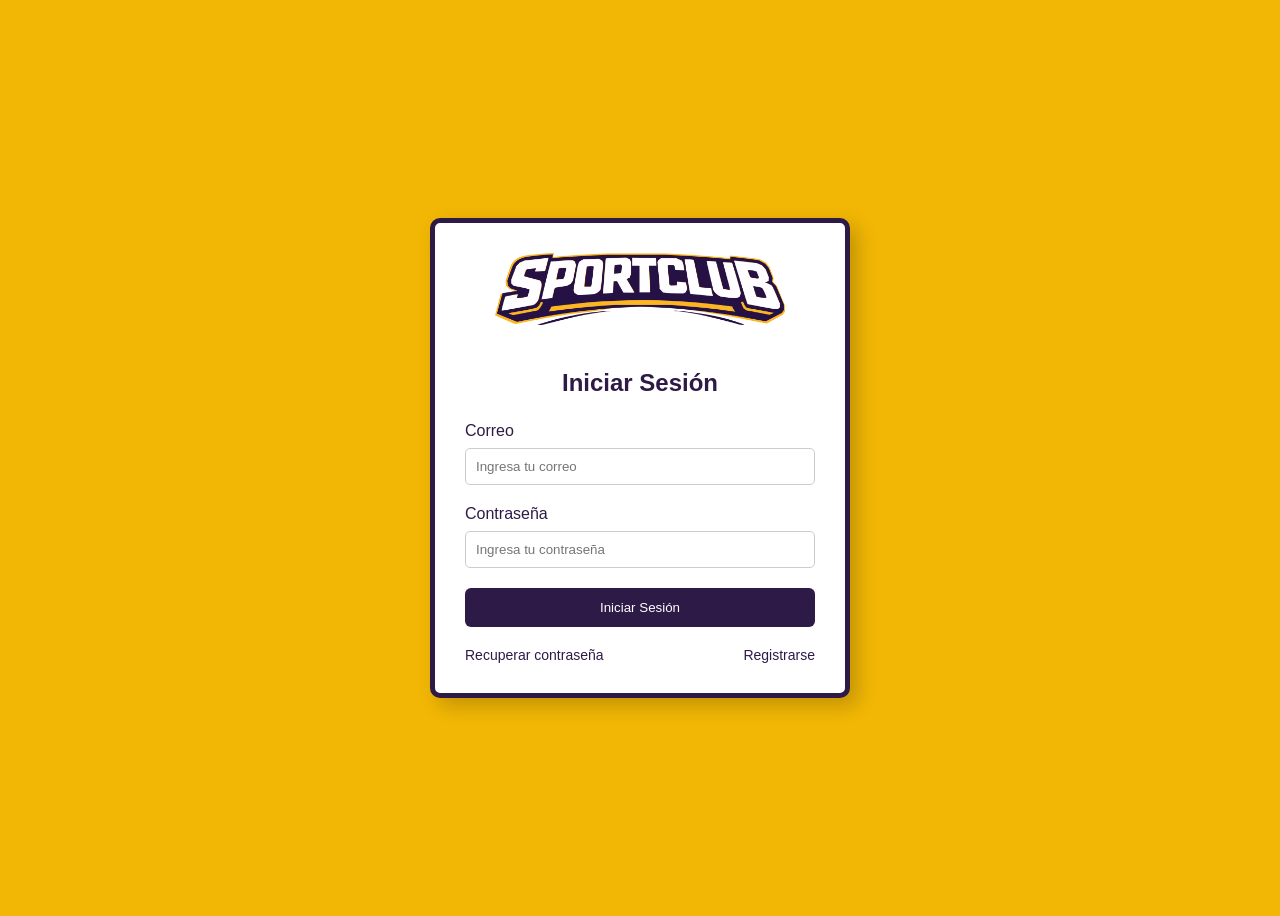
<file: pages/perfil.html>
<!DOCTYPE html>
<html lang="es">
<head>
    <meta charset="UTF-8">
    <meta name="viewport" content="width=device-width, initial-scale=1.0">
    <title>Mi Perfil - Club Deportivo</title>
    <link rel="stylesheet" href="../css/style_dashboard.css">
    <link href="https://cdn.jsdelivr.net/npm/bootstrap@5.3.0/dist/css/bootstrap.min.css" rel="stylesheet">

</head>
<body class="bg-light">

    <header class="dashboard-header bg-dark text-white p-3 d-flex justify-content-between align-items-center">
        <div class="logo">
            <img src="../assets/img/logo.png" alt="Logo SportClub" style="max-height: 50px;">
        </div>
        <nav class="dashboard-nav">
            <a href="#" id="btnInicio" class="text-white me-3 text-decoration-none">Inicio</a>
            <a href="#" class="text-white me-3 text-decoration-none fw-bold">Mi Perfil</a>
            <a href="login.html" class="fw-bold" style="color: #c5221f; text-decoration: none;" onclick="localStorage.clear();">Cerrar Sesión</a>
        </nav>
    </header>

    <main class="container my-5" style="max-width: 800px;">
        
        <div class="mensaje-error alert alert-danger" style="display: none;" role="alert"></div>
        <div class="mensaje-exito alert alert-success" style="display: none;" role="alert"></div>

        <div class="card p-4 mb-4 shadow-sm">
            <h2>Mi Perfil</h2>
            <p class="text-muted">Gestiona tu información personal y preferencias de cuenta</p>
        </div>

        <div class="card p-4 mb-4 shadow-sm">
            <h4 class="mb-3">Información Personal</h4>
            <form id="perfilForm" class="row g-3">
                <div class="col-md-12">
                    <label class="form-label">Nombre Completo *</label>
                    <input type="text" id="nombre" class="form-control" required>
                </div>
                <div class="col-md-6">
                    <label class="form-label">Email (No editable) *</label>
                    <input type="email" id="correo" class="form-control" readonly disabled>
                </div>
                <div class="col-md-6">
                    <label class="form-label">Rol (No editable) *</label>
                    <input type="text" id="rol" class="form-control" readonly disabled>
                </div>
                <div class="col-md-12">
                    <label class="form-label">Fecha de Nacimiento</label>
                    <input type="date" id="fecha_nacimiento" class="form-control">
                </div>
                <div class="col-12 mt-3">
                    <button type="submit" class="btn btn-success">💾 Guardar Cambios</button>
                </div>
            </form>
        </div>

        <div class="card p-4 shadow-sm">
            <h4 class="mb-3 text-danger">Seguridad y Contraseña</h4>
            <form id="passwordForm" class="row g-3">
                <div class="col-md-12">
                    <label class="form-label">Contraseña Actual *</label>
                    <input type="password" id="password_actual" class="form-control" placeholder="Ingresa tu contraseña actual">
                </div>
                <div class="col-md-6">
                    <label class="form-label">Nueva Contraseña *</label>
                    <input type="password" id="password_nueva" class="form-control" placeholder="Mínimo 8 caracteres">
                </div>
                <div class="col-md-6">
                    <label class="form-label">Confirmar Nueva Contraseña *</label>
                    <input type="password" id="password_confirmar" class="form-control" placeholder="Repite la nueva contraseña">
                </div>
                <div class="col-12 mt-3">
                    <button type="submit" class="btn btn-danger">🔒 Actualizar Contraseña</button>
                </div>
            </form>
        </div>

    </main>

    <script src="../js/perfil.js"></script>
</body>
</html>
</file>
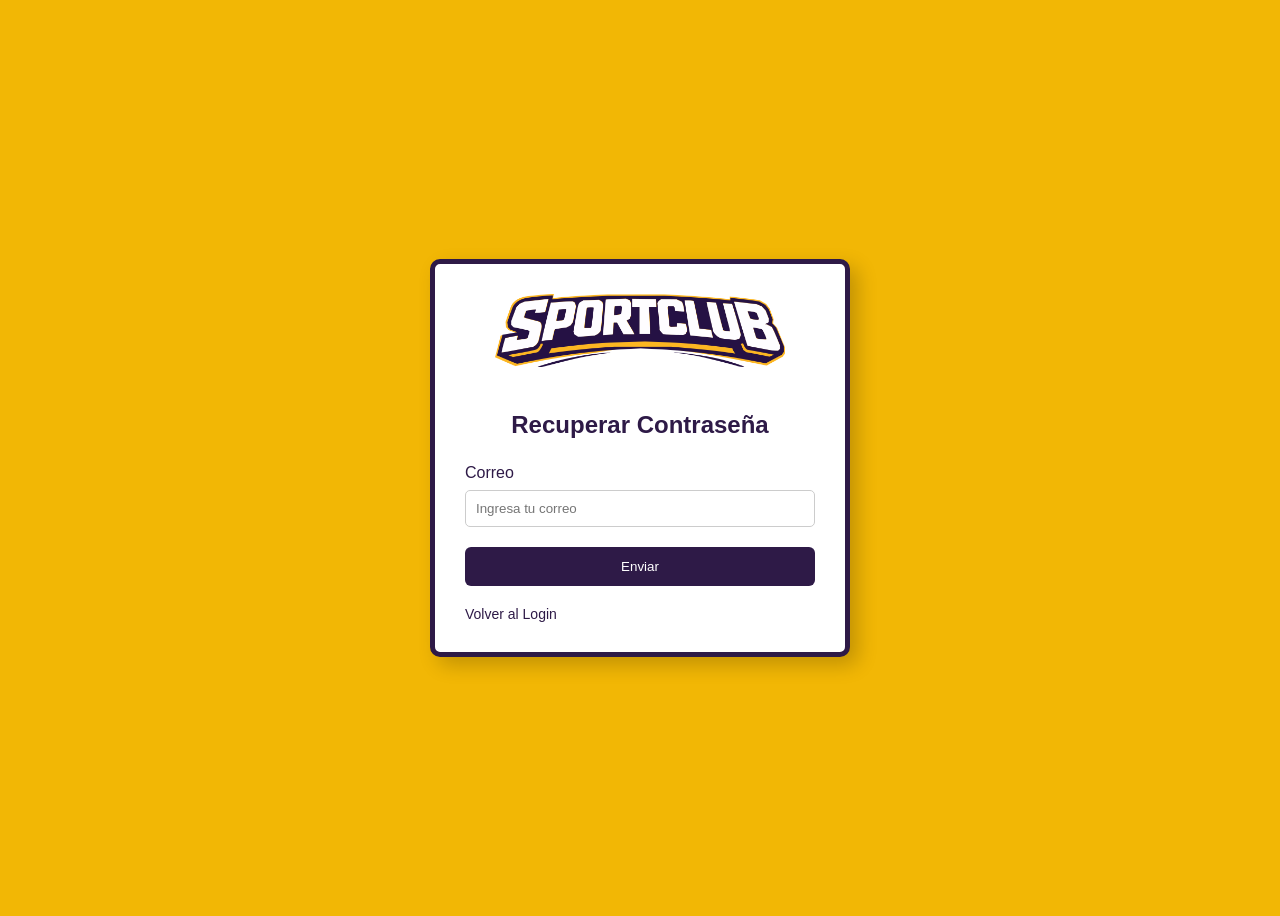
<file: pages/recuperacion.html>
<!DOCTYPE html>
<html lang="es">

<head>

    <meta charset="UTF-8">

    <meta name="viewport" content="width=device-width, initial-scale=1.0">

    <title>Recuperar Contraseña</title>

    <link rel="stylesheet" href="../css/style_login.css">

</head>

<body>

    <main class="contenedor">

        <header class="logo">

            <img src="../assets/img/logo.png" alt="Logo empresa">

        </header>

        <h2>Recuperar Contraseña</h2>

        <div class="mensaje-error"></div>

        <div class="mensaje-exito"></div>

        <form id="recuperacionForm">

            <div class="campo">
                <label for="correo">Correo</label>
                <input type="email" id="id-correo" placeholder="Ingresa tu correo">
            </div>

            <button type="submit" class="btn-login">
                Enviar
            </button>

        </form>
        
        <div class="links">

            <a href="login.html">Volver al Login</a>

        </div>

    </main>

    <script>

    const form = document.getElementById("recuperacionForm");
    const correo = document.getElementById("id-correo");

    const errorDiv = document.querySelector(".mensaje-error");
    const exitoDiv = document.querySelector(".mensaje-exito");

    form.addEventListener("submit", (e) => {

        e.preventDefault();

        errorDiv.style.display = "none";
        exitoDiv.style.display = "none";

        const email = correo.value.trim();

        if (!email) {
            errorDiv.textContent = "Debes ingresar un correo.";
            errorDiv.style.display = "block";
            return;
        }

        exitoDiv.textContent =
        "Se ha enviado un enlace de recuperación al correo ingresado.";

        exitoDiv.style.display = "block";

    });

    </script>

</body>

</html>
</file>
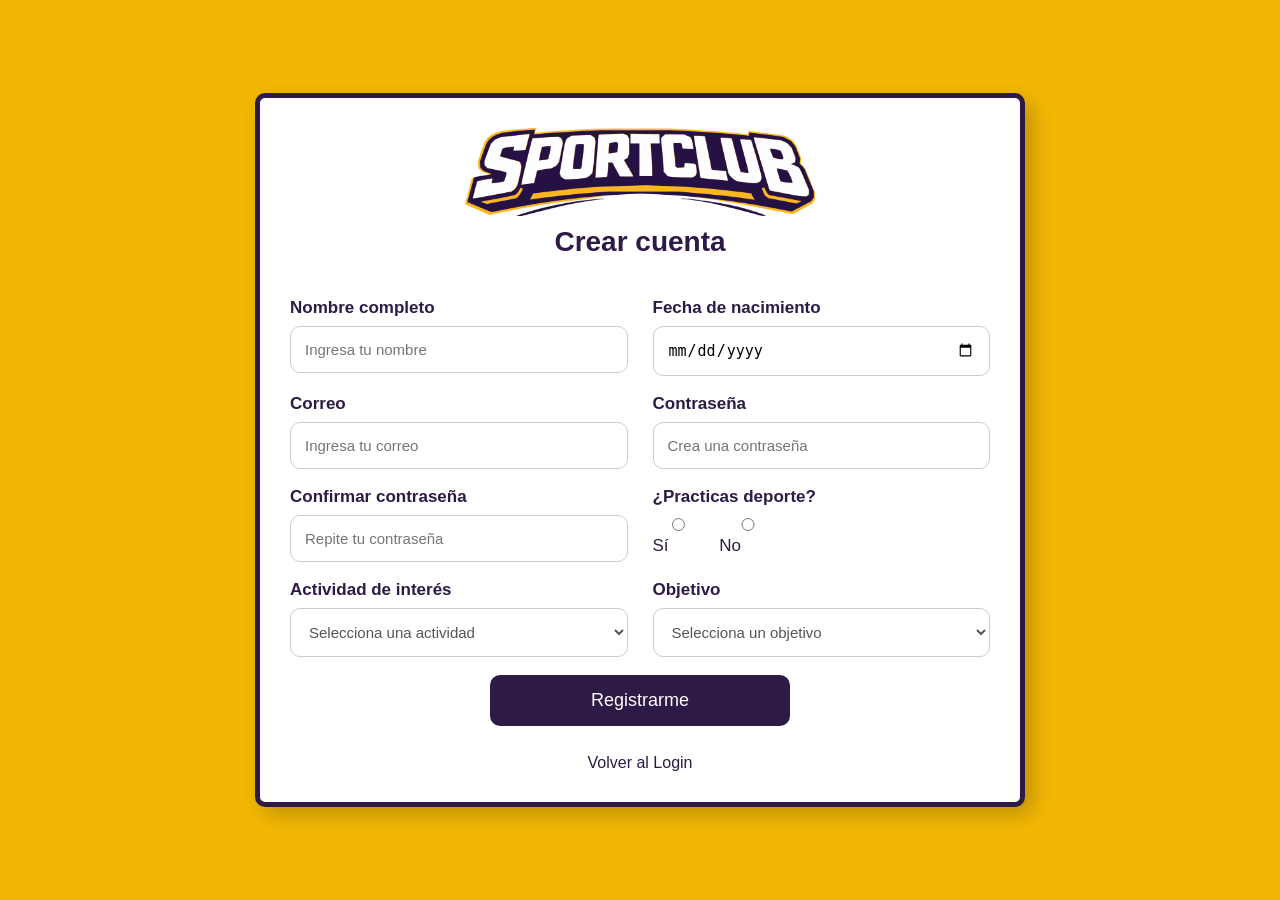
<file: pages/registro.html>
<!DOCTYPE html>
<html lang="es">

<head>

    <meta charset="UTF-8">

    <meta
        name="viewport"
        content="width=device-width, initial-scale=1.0">

    <title>Registro SportClub</title>

    <link
        rel="stylesheet"
        href="../css/style_registro.css">

</head>

<body>

    <main class="contenedor">

        <header class="logo">

            <img
                src="../assets/img/logo.png"
                alt="Logo empresa">

            <h2>
                Crear cuenta
            </h2>

        </header>

        <div class="mensaje-error"></div>
        <div class="mensaje-exito"></div>

        <form id="registroForm" class="formulario">

            <div class="campo">

                <label for="nombre">
                    Nombre completo
                </label>

                <input
                    type="text"
                    id="nombre"
                    placeholder="Ingresa tu nombre">

            </div>

            <div class="campo">

                <label for="fecha">
                    Fecha de nacimiento
                </label>

                <input
                    type="date"
                    id="fecha">

            </div>

            <div class="campo">

                <label for="correo">
                    Correo
                </label>

                <input
                    type="email"
                    id="correo"
                    placeholder="Ingresa tu correo">

            </div>

            <div class="campo">

                <label for="password">
                    Contraseña
                </label>

                <input
                    type="password"
                    id="password"
                    placeholder="Crea una contraseña">

            </div>

            <div class="campo">

                <label for="confirmar-password">
                    Confirmar contraseña
                </label>

                <input
                    type="password"
                    id="confirmar-password"
                    placeholder="Repite tu contraseña">

            </div>

            <div class="campo">

                <label>
                    ¿Practicas deporte?
                </label>

                <div class="opciones">

                    <label>
                        <input
                            type="radio"
                            name="deporte">
                        Sí
                    </label>

                    <label>
                        <input
                            type="radio"
                            name="deporte">
                        No
                    </label>

                </div>

            </div>

            <div class="campo">

                <label for="actividad">
                    Actividad de interés
                </label>

                <select id="actividad">

                    <option>
                        Selecciona una actividad
                    </option>

                    <option>
                        Musculación
                    </option>

                    <option>
                        Cardio
                    </option>

                    <option>
                        Yoga
                    </option>

                    <option>
                        Entrenamiento funcional
                    </option>   

                    <option>
                        Pilates     
                    </option>   

                </select>

            </div>

            <div class="campo">

                <label for="objetivo">
                    Objetivo
                </label>

                <select id="objetivo">

                    <option>
                        Selecciona un objetivo
                    </option>

                    <option>
                        Bajar de peso
                    </option>

                    <option>
                        Mantenerse activo
                    </option>

                    <option>
                        Ganar masa muscular
                    </option>

                    <option>
                        Mejorar condición física
                    </option>

                </select>

            </div>

            <button type="submit">

                Registrarme

            </button>

            <div class="links">

                <a href="login.html">

                    Volver al Login

                </a>

            </div>

        </form>

    </main>

    <script src="../js/registro.js"></script>
</body>

</html>
</file>
<file: css/style_index.css>
html {

    scroll-behavior: smooth;

}

body {

    margin: 0;

    font-family: Arial, sans-serif;

    background: #f5f5f5;

}

.header {

    background: #ffffff;

    border-bottom: 4px solid #F2B705;

    padding: 10px 40px;

    display: flex;

    justify-content: space-between;

    align-items: center;

    position: sticky;

    top: 0;

    z-index: 1000;

    box-shadow: 0 2px 10px rgba(0, 0, 0, 0.1);

}

.logo img {

    width: 220px;

}

.menu {

    display: flex;

    align-items: center;

    gap: 45px;

}

.menu a {

    text-decoration: none;

    color: #2E1A47;

    font-weight: 600;

    transition: 0.3s;

}

.menu a:hover {

    color: #F2B705;

}

.btn-login {

    background: #F2B705;

    color: #2E1A47 !important;

    padding: 12px 25px;

    border-radius: 8px;

}

.btn-login:hover {

    background: white;

}

.hero {

    min-height: 650px;

    background: linear-gradient(rgba(46, 26, 71, 0.75), rgba(46, 26, 71, 0.85)), url("../assets/img/gym.jpg");

    background-size: cover;

    background-position: center;

    display: flex;

    justify-content: flex-start;

    align-items: center;

    text-align: left;

    padding: 60px 20px;

}

.hero-texto {

    max-width: 550px;

    color: white;

    margin-left: 60px;

}

.hero-texto h1 {

    font-size: 80px;

    font-weight: 800;

    line-height: 1.1;

    margin-bottom: 25px;

}

.hero-texto p {

    font-size: 22px;

    margin-bottom: 35px;

    line-height: 1.5;

}

.hero-texto a {

    display: inline-block;

    background: #F2B705;

    color: #2E1A47;

    padding: 15px 35px;

    text-decoration: none;

    font-weight: bold;

    border-radius: 8px;

    transition: 0.3s;

}

.hero-texto a:hover {

    background: white;

}

.beneficios {

    padding: 90px 20px;

    text-align: center;

}

.beneficios h2 {

    color: #2E1A47;

    margin-bottom: 40px;

    font-size: 36px;

}

.cards {

    display: flex;

    justify-content: center;

    align-items: stretch;

    gap: 30px;

    flex-wrap: wrap;

}

.card {

    width: 250px;

    background: white;

    border-bottom: 5px solid #F2B705;

    padding: 25px;

    border-radius: 12px;

    box-shadow: 0px 10px 30px rgba(0, 0, 0, 0.08);

    transition: 0.3s;

}

.card img {

    width: 100%;

    height: 160px;

    object-fit: cover;

    border-radius: 8px;

    margin-bottom: 20px;

}

.card h3 {

    color: #2E1A47;

    margin-top: 15px;

    margin-bottom: 10px;

    font-size: 22px;

}

.card p {

    color: #666;

    font-size: 15px;

    line-height: 1.5;

}

.planes {

    background: #2E1A47;

    padding: 90px 40px;

    text-align: center;

}

.planes h2 {

    color: white;

    font-size: 38px;

    margin-top: 0;

    margin-bottom: 50px;

}

.planes-cards {

    display: flex;

    justify-content: center;

    align-items: stretch;

    gap: 30px;

    max-width: 1200px;

    margin: auto;

}

.plan {

    width: 280px;

    background: white;

    padding: 40px;

    border-radius: 15px;

    box-shadow: 0 10px 25px rgba(0, 0, 0, 0.15);

    transition: 0.3s;

    display: flex;

    flex-direction: column;

    align-items: center;

}

.popular {

    display: inline-block;

    background: #F2B705;

    color: #2E1A47;

    padding: 8px 18px;

    border-radius: 25px;

    font-size: 14px;

    font-weight: bold;

    margin-bottom: 25px;

}

.plan h3 {

    color: #2E1A47;

    margin-bottom: 15px;

}

.plan p {

    color: #555;

    min-height: 60px;

}

.plan h4 {

    color: #F2B705;

    font-size: 30px;

    margin-top: 20px;

}

.plan hr {

    width: 100%;

    border: none;

    border-top: 1px solid #ddd;

    margin: 20px 0;

}

.lista-plan {

    list-style: none;

    padding: 0;

    text-align: left;

    width: 100%;

    margin: 20px 0;

}

.lista-plan li {

    margin-bottom: 12px;

    color: #555;

}

.btn-plan {

    display: inline-block;

    margin-top: auto;

    background: #2E1A47;

    color: white;

    padding: 12px 25px;

    text-decoration: none;

    border-radius: 8px;

    font-weight: bold;

    transition: 0.3s;

}

.sobre-club {

    padding: 90px 40px;

    background: #f9f9f9;

    text-align: center;

}

.sobre-club h2 {

    color: #2E1A47;

    margin-bottom: 40px;

    font-size: 36px;

}

.club-contenido {

    display: flex;

    justify-content: center;

    gap: 30px;

    flex-wrap: wrap;

}

.club-box {

    width: 320px;

    background: #ffd249;

    padding: 35px;

    border-radius: 10px;

    box-shadow: 0 5px 15px rgba(0, 0, 0, 0.1);

    line-height: 1.7;

    transition: 0.3s;

}

.club-box h3 {

    color: #2E1A47;

}

.divisor-dinamico {

    position: relative;

    background: #2E1A47;

    padding: 60px 20px;

    text-align: center;

    overflow: hidden;

    margin-top: 50px;

    margin-bottom: 40px;

}

.divisor-dinamico::before {

    content: '';

    position: absolute;

    top: 0;

    left: 0;

    width: 100%;

    height: 100%;

    background: #2E1A47;

    transform: skewY(-2deg);

    transform-origin: top left;

    z-index: 1;

}

.divisor-contenido {

    position: relative;

    z-index: 2;

    color: #ffffff;

}

.divisor-contenido h2 {

    font-size: 28px;

    color: #F2B705;

    margin-bottom: 10px;

    font-weight: bold;

}

.divisor-contenido p {

    font-size: 16px;

    color: #e0dbe7;

    margin: 0;

}

.footer {

    background: #1E1030;

    color: white;

    padding: 70px 40px 20px;

    border-top: 4px solid #F2B705;

}

.footer-contenido {

    display: flex;

    justify-content: space-around;

    flex-wrap: wrap;

    gap: 30px;

    margin-bottom: 30px;

}

.footer-contenido div {

    max-width: 280px;

}

.footer h3 {

    color: #F2B705;

}

.footer p {

    color: #ddd;

    line-height: 1.8;

}

.copyright {

    text-align: center;

    border-top: 1px solid rgba(255, 255, 255, 0.2);

    padding-top: 20px;

}

.club-box:hover,

.card:hover,

.plan:hover {

    transform: translateY(-8px);

}

.beneficios h2::after,

.planes h2::after,

.sobre-club h2::after {

    content: "";

    display: block;

    width: 80px;

    height: 4px;

    background: #F2B705;

    margin: 15px auto 0;

    border-radius: 20px;

}
</file>
<file: css/style_dashboard.css>
body {

    margin: 0;

    font-family: Arial, sans-serif;

    color: #333;

    background: linear-gradient(
        rgba(255, 255, 255, 0.45), 
        rgba(255, 255, 255, 0.45)
    ), url("../assets/img/gym2.jpg");

    background-size: cover;

    background-position: center;

    background-attachment: fixed; 

    min-height: 100vh;

}

.dashboard-header {

    background: #ffffff;

    border-bottom: 4px solid #F2B705;

    padding: 8px 40px; 

    display: flex;

    justify-content: space-between;

    align-items: center;

    position: sticky;

    top: 0;

    z-index: 1000;

    box-shadow: 0 2px 10px rgba(0,0,0,0.1);

}

.dashboard-header .logo img {

    height: 45px; 

    width: auto;  

    display: block; 

}

.dashboard-header h1 {

    font-size: 24px;

    color: #2E1A47;

    margin: 0;

    font-weight: 800;

}

.dashboard-nav {

    display: flex;

    align-items: center;

    gap: 35px;

}

.dashboard-nav a {

    text-decoration: none;

    color: #2E1A47;

    font-weight: 600;

    font-size: 16px;

    transition: 0.3s;

    padding: 8px 12px;

    border-radius: 6px;

}

.dashboard-nav a:hover {

    color: #F2B705;

    background: rgba(46, 26, 71, 0.05); 

}

.dashboard-contenido {

    max-width: 1100px;

    margin: 40px auto;

    display: flex;

    flex-direction: column;

    gap: 30px;

    padding: 0 20px;

}

.dashboard-card {

    background: rgba(255, 255, 255, 0.92); 

    padding: 35px;

    border-radius: 10px;

    border-bottom: 5px solid #F2B705;

    box-shadow: 0px 8px 25px rgba(0,0,0,0.15); 

    transition: 0.3s;

}

.dashboard-card h2 {

    color: #2E1A47;

    margin-top: 0;

    font-size: 24px;

    margin-bottom: 20px;

}

.dashboard-card p {

    color: #555;

    line-height: 1.6;

}

.dashboard-card:hover {

    transform: translateY(-5px);

}

.clases-grid {

    display: grid;

    grid-template-columns: repeat(3, 1fr);

    gap: 20px;

    margin-top: 10px;

}

.grid-5 {

    grid-template-columns: repeat(auto-fit, minmax(180px, 1fr));

}

.clase-card {

    background: rgba(245, 245, 245, 0.85);

    padding: 25px;

    border-radius: 10px;

    box-shadow: 0 5px 15px rgba(0,0,0,0.05);

    text-align: center;

    transition: 0.3s;

    display: flex;

    flex-direction: column;

    align-items: center;

    justify-content: center;

}

.clase-card h3, 
.clase-card h4 {

    color: #2E1A47;

    margin-top: 0;

    margin-bottom: 10px;

}

.clase-card:hover {

    background: #ffd249; 

    transform: translateY(-5px);

}

.clase-card button, 
.btn-config {

    margin-top: auto;

    background: #2E1A47;

    color: white;

    padding: 10px 20px;

    border: none;

    border-radius: 8px;

    font-weight: bold;

    cursor: pointer;

    transition: 0.3s;

    width: 100%;

}

.clase-card button:hover, 
.btn-config:hover {

    background: #F2B705;

    color: #2E1A47;

}

.resumen-card {

    background: #2E1A47;

    color: white;

}

.resumen-card h3 {

    color: white;

}

.numero-destacado {

    font-size: 36px;

    color: #F2B705 !important;

    font-weight: bold;

    margin: 10px 0 0 0;

}

.lista-reservas {

    list-style: none;

    padding: 0;

}

.lista-reservas li {

    padding: 15px;

    background: #f9f9f9;

    margin-bottom: 8px;

    border-radius: 6px;

    border-left: 4px solid #2E1A47;

    color: #444;

}

.tabla-contenedor {

    overflow-x: auto;

    margin-top: 15px;

}

.dashboard-tabla {

    width: 100%;

    border-collapse: collapse;

    text-align: left;

}

.dashboard-tabla th {

    background-color: #2E1A47;

    color: white;

    padding: 14px;

    font-size: 15px;

}

.dashboard-tabla td {

    padding: 12px 14px;

    border-bottom: 1px solid #ddd;

    color: #444;

}

.dashboard-tabla tr:hover {

    background-color: #fff9e6;

}

.estado {

    padding: 5px 10px;

    border-radius: 20px;

    font-size: 12px;

    font-weight: bold;

}

.estado.activo { 

    background: #e6f4ea; 

    color: #137333;

}

.estado.inactivo {

    background: #fce8e6; 

    color: #c5221f; 

}

.botones-config {

    display: flex;

    gap: 15px;

    flex-wrap: wrap;

}

.btn-config { 

    width: auto; 

    flex: 1; 

    padding: 15px;

}

.clase-icono { 

    font-size: 30px; 

    margin-bottom: 10px;

}

.rol-usuario .dashboard-header {

    border-bottom: 4px solid #0056b3; 

}

.rol-usuario .dashboard-header h1 {

    color: #002d62;

}

.rol-usuario .dashboard-nav a {

    color: #002d62;

}

.rol-usuario .dashboard-nav a:hover {

    color: #0056b3;

    background: rgba(0, 45, 98, 0.05);

}

.rol-usuario .clase-card button, 
.rol-usuario .btn-config,
.rol-usuario .dashboard-tabla th,
.rol-usuario .resumen-card {

    background-color: #002d62;

}

.rol-usuario .clase-card button:hover, 
.rol-usuario .btn-config:hover {

    background: #0056b3;

    color: white;

}

.rol-usuario .numero-destacado {

    color: #66b2ff !important; 

}

.rol-usuario .lista-reservas li {

    border-left: 4px solid #002d62;

}

.rol-coach .dashboard-header {

    border-bottom: 4px solid #28a745;

}

.rol-coach .dashboard-header h1 {

    color: #1e4620; 

}

.rol-coach .dashboard-nav a {

    color: #1e4620;

}

.rol-coach .dashboard-nav a:hover {

    color: #28a745;

    background: rgba(30, 70, 32, 0.05);

}

.rol-coach .clase-card button, 
.rol-coach .btn-config,
.rol-coach .dashboard-tabla th,
.rol-coach .resumen-card {

    background-color: #1e4620;

}

.rol-coach .clase-card button:hover, 
.rol-coach .btn-config:hover {

    background: #28a745;

    color: white;

}

.rol-coach .numero-destacado {

    color: #85ea9d !important; 

}

.rol-coach .lista-reservas li {

    border-left: 4px solid #1e4620;

}

.rol-admin .dashboard-header {

    border-bottom: 4px solid #c5221f; 

}

.rol-admin .dashboard-header h1 {

    color: #5c0f0d; 

}

.rol-admin .dashboard-nav a {

    color: #5c0f0d;

}

.rol-admin .dashboard-nav a:hover {

    color: #c5221f;

    background: rgba(92, 15, 13, 0.05);

}

.rol-admin .clase-card button, 
.rol-admin .btn-config,
.rol-admin .dashboard-tabla th,
.rol-admin .resumen-card {

    background-color: #5c0f0d;

}

.rol-admin .clase-card button:hover, 
.rol-admin .btn-config:hover {

    background: #c5221f;

    color: white;

}

.rol-admin .numero-destacado {

    color: #ff6b6b !important; 

}

.rol-admin .lista-reservas li {

    border-left: 4px solid #5c0f0d;
    
}

.is-invalid {
    border: 2px solid #dc3545 !important;
}
</file>
<file: css/style_registro.css>
body {

    margin: 0;

    font-family: Arial, sans-serif;

    background-color: #F2B705;

    min-height: 100vh;

    display: flex;

    justify-content: center;

    align-items: center;

}

.contenedor {

    width: 700px;

    background: #ffffff;

    border: 5px solid #2E1A47;

    border-radius: 10px;

    padding: 30px;

    box-shadow: 8px 8px 20px rgba(0,0,0,0.20);

}

.logo {

    display: flex;

    flex-direction: column;

    align-items: center;

    margin-bottom: 40px;

}

.logo img {

    width: 350px;

}

.logo h2 {

    color: #2E1A47;

    font-size: 28px;

    margin-top: 10px;

    margin-bottom: 0;

}

.formulario {

    display: grid;

    grid-template-columns: 1fr 1fr;

    gap: 18px 25px;

}

.campo {

    display: flex;

    flex-direction: column;

}

label {

    margin-bottom: 8px;

    font-size: 17px;

    font-weight: 600;

    color: #2E1A47;

}

input {

    width: 100%;

    box-sizing: border-box;

    padding: 14px;

    border: 1px solid #cccccc;

    border-radius: 10px;

    font-size: 15px;

}

select {

    width: 100%;

    box-sizing: border-box;

    padding: 14px;

    border: 1px solid #cccccc;

    border-radius: 10px;

    background: white;

    color: #555;

    font-size: 15px;

    font-family: 'Segoe UI', Arial, sans-serif;

}

.opciones {

    display: flex;

    gap: 25px;

    align-items: center;

}

.opciones label {

    margin: 0;

    font-weight: normal;

}

button {

    grid-column: 1 / span 2;

    width: 300px;

    justify-self: center;

    padding: 15px;

    background-color: #2E1A47;

    color: white;

    border: none;

    border-radius: 10px;

    font-size: 18px;

    cursor: pointer;

    transition: background-color 0.3s, transform 0.3s;

}

button:hover {

    background-color: #513da3;

    transform: scale(1.03);

}

.links {

    grid-column: 1 / span 2;

    text-align: center;

    margin-top: 10px;

}

.links a {

    text-decoration: none;

    color: #2E1A47;

    font-size: 16px;

}

.links a:hover {

    color: #F2B705;

}

input:focus,
select:focus {

    outline: none;

    border: 2px solid #2E1A47;

}

.mensaje-error,
.mensaje-exito {

    display: none;

    padding: 12px;

    margin-bottom: 20px;

    border-radius: 8px;

    font-size: 14px;

    font-weight: 600;

    text-align: center;

    box-sizing: border-box;

}

.mensaje-error {

    background-color: #fce8e6;

    border: 1px solid #f5c2c1;

    color: #c5221f;

}

.mensaje-exito {

    background-color: #e6f4ea;

    border: 1px solid #b7e1cd;

    color: #137333;

}

.is-invalid {
    border: 2px solid #dc3545 !important;
}
</file>
<file: css/style_login.css>
body {

    background-color: #F2B705;

    min-height: 100vh;

    display: flex;

    justify-content: center;

    align-items: center;

    font-family: Arial, sans-serif;

}

.contenedor {

    width: 350px;

    background: #ffffff;

    border: 5px solid #2E1A47;

    border-radius: 10px;

    padding: 30px;

    box-shadow: 8px 8px 20px rgba(0,0,0,0.20);

}

.logo {

    text-align: center;

}

.logo img {

    width: 290px;

    margin-bottom: 20px;

}

h2 {

    text-align: center;

    margin-bottom: 25px;

    color: #2E1A47;

}

.campo {

    display: flex;

    flex-direction: column;

    margin-bottom: 20px;

}

label {

    margin-bottom: 8px;

    color: #2E1A47;

}

input {

    padding: 10px;

    border: 1px solid #cccccc;

    border-radius: 5px;

}

button {

    width: 100%;

    padding: 12px;

    background-color: #2E1A47;

    color: white;

    border: none;

    border-radius: 6px;

    cursor: pointer;

    transition: background-color 0.3s, transform 0.3s;

}

button:hover {

    background-color: #513da3;

    transform: scale(1.03);

}

.links {

    margin-top: 20px;

    display: flex;

    justify-content: space-between;

}

.links a {

    text-decoration: none;

    color: #2E1A47;

    font-size: 14px;

}

.links a:hover {

    color: #F2B705;

}

input:focus,
select:focus {

    outline: none;

    border: 3px solid #2E1A47;

}

.btn {

    display: block;

    width: 100%;

    padding: 12px;

    background-color: #2E1A47;

    color: white;

    text-align: center;

    border-radius: 6px;

    text-decoration: none;

}

.btn-login {

    display: block;

    width: 100%;

    box-sizing: border-box;

    padding: 12px;

    background-color: #2E1A47;

    color: white;

    text-align: center;

    border-radius: 6px;

    text-decoration: none;

    margin-top: 10px;

    transition: background-color 0.3s, transform 0.3s;

}

.btn-login:hover {

    background-color: #513da3;

    transform: scale(1.03);

}

.mensaje-error {

    display: none;

    padding: 12px;

    margin-bottom: 20px;

    border-radius: 8px;

    font-size: 14px;

    font-weight: 600;

    text-align: center;

    box-sizing: border-box;

    background-color: #fce8e6;

    border: 1px solid #f5c2c1;

    color: #c5221f;

}

.mensaje-exito {

    display: none;

    padding: 12px;

    margin-bottom: 20px;

    border-radius: 8px;

    font-size: 14px;

    font-weight: 600;

    text-align: center;

    box-sizing: border-box;

    background-color: #e6f4ea;

    border: 1px solid #b7e1cd;

    color: #137333;

}

.is-invalid {

    border: 2px solid #dc3545 !important;

}
</file>
